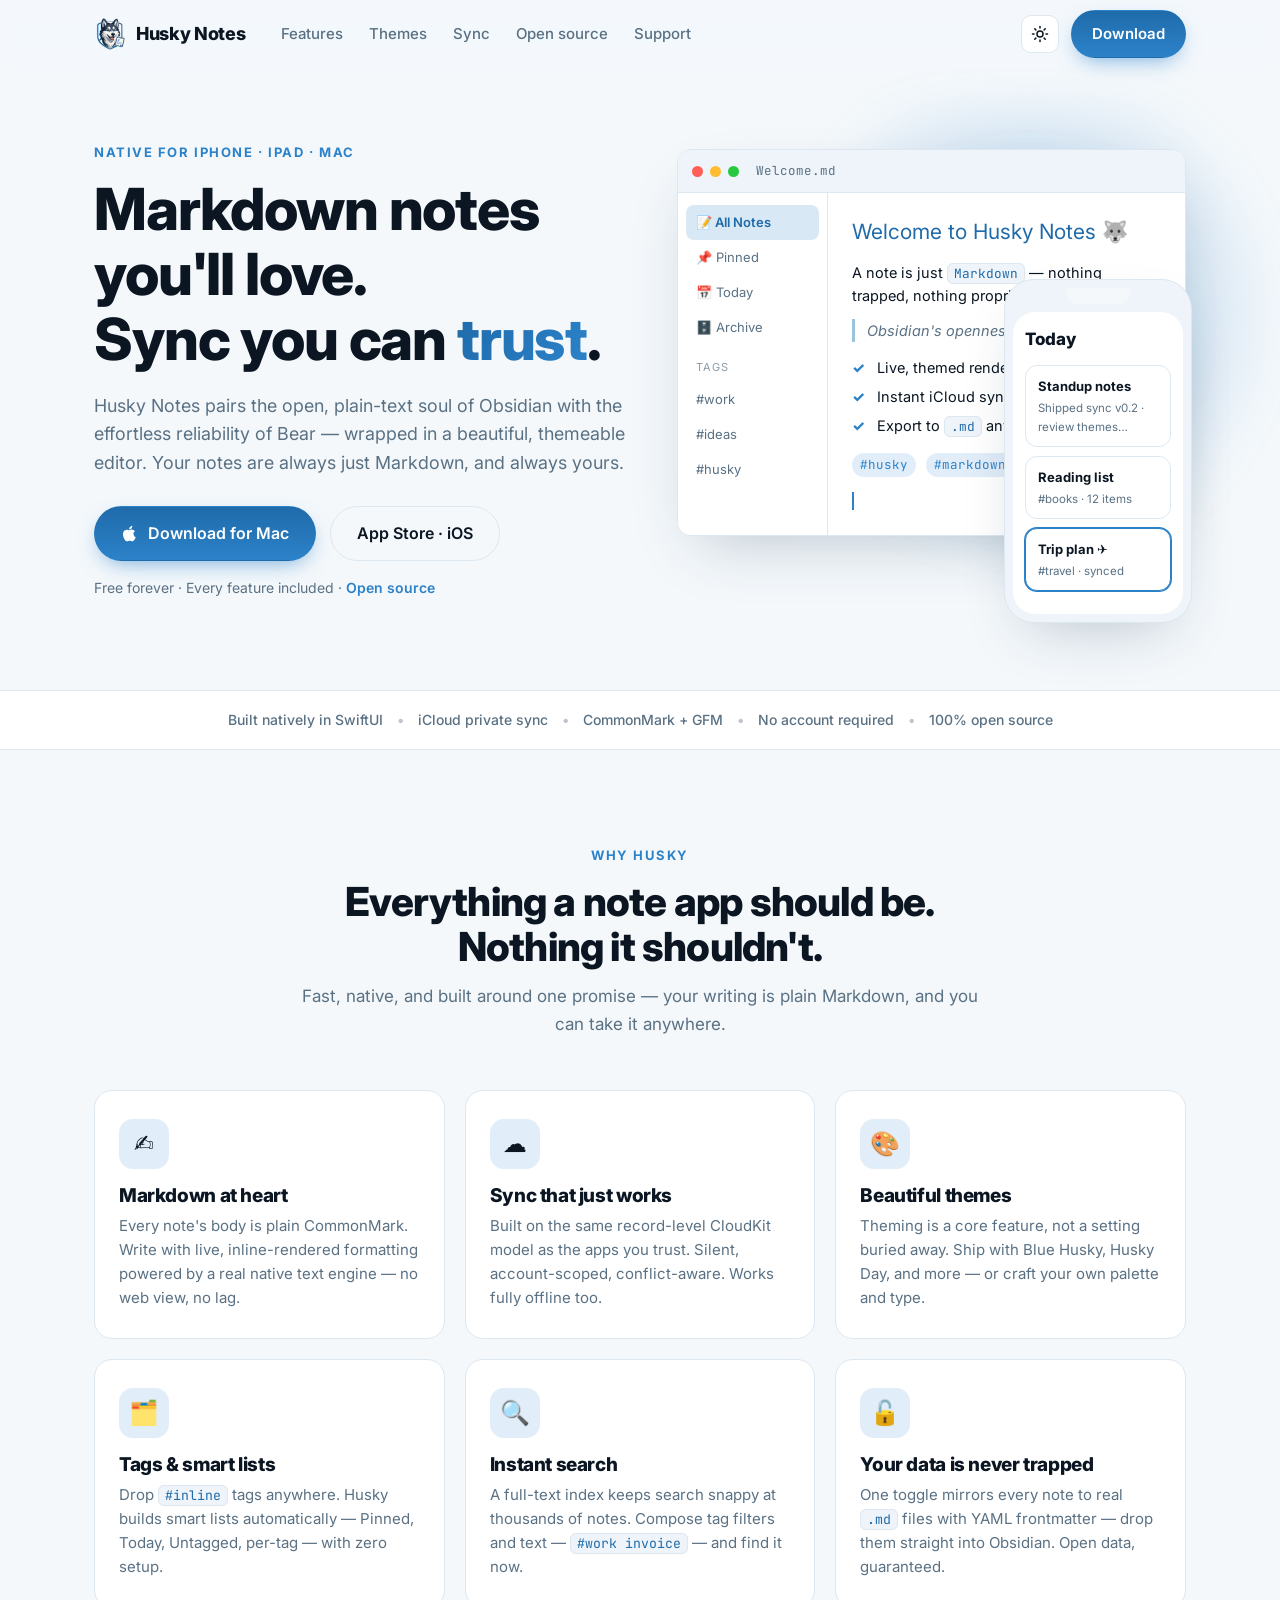
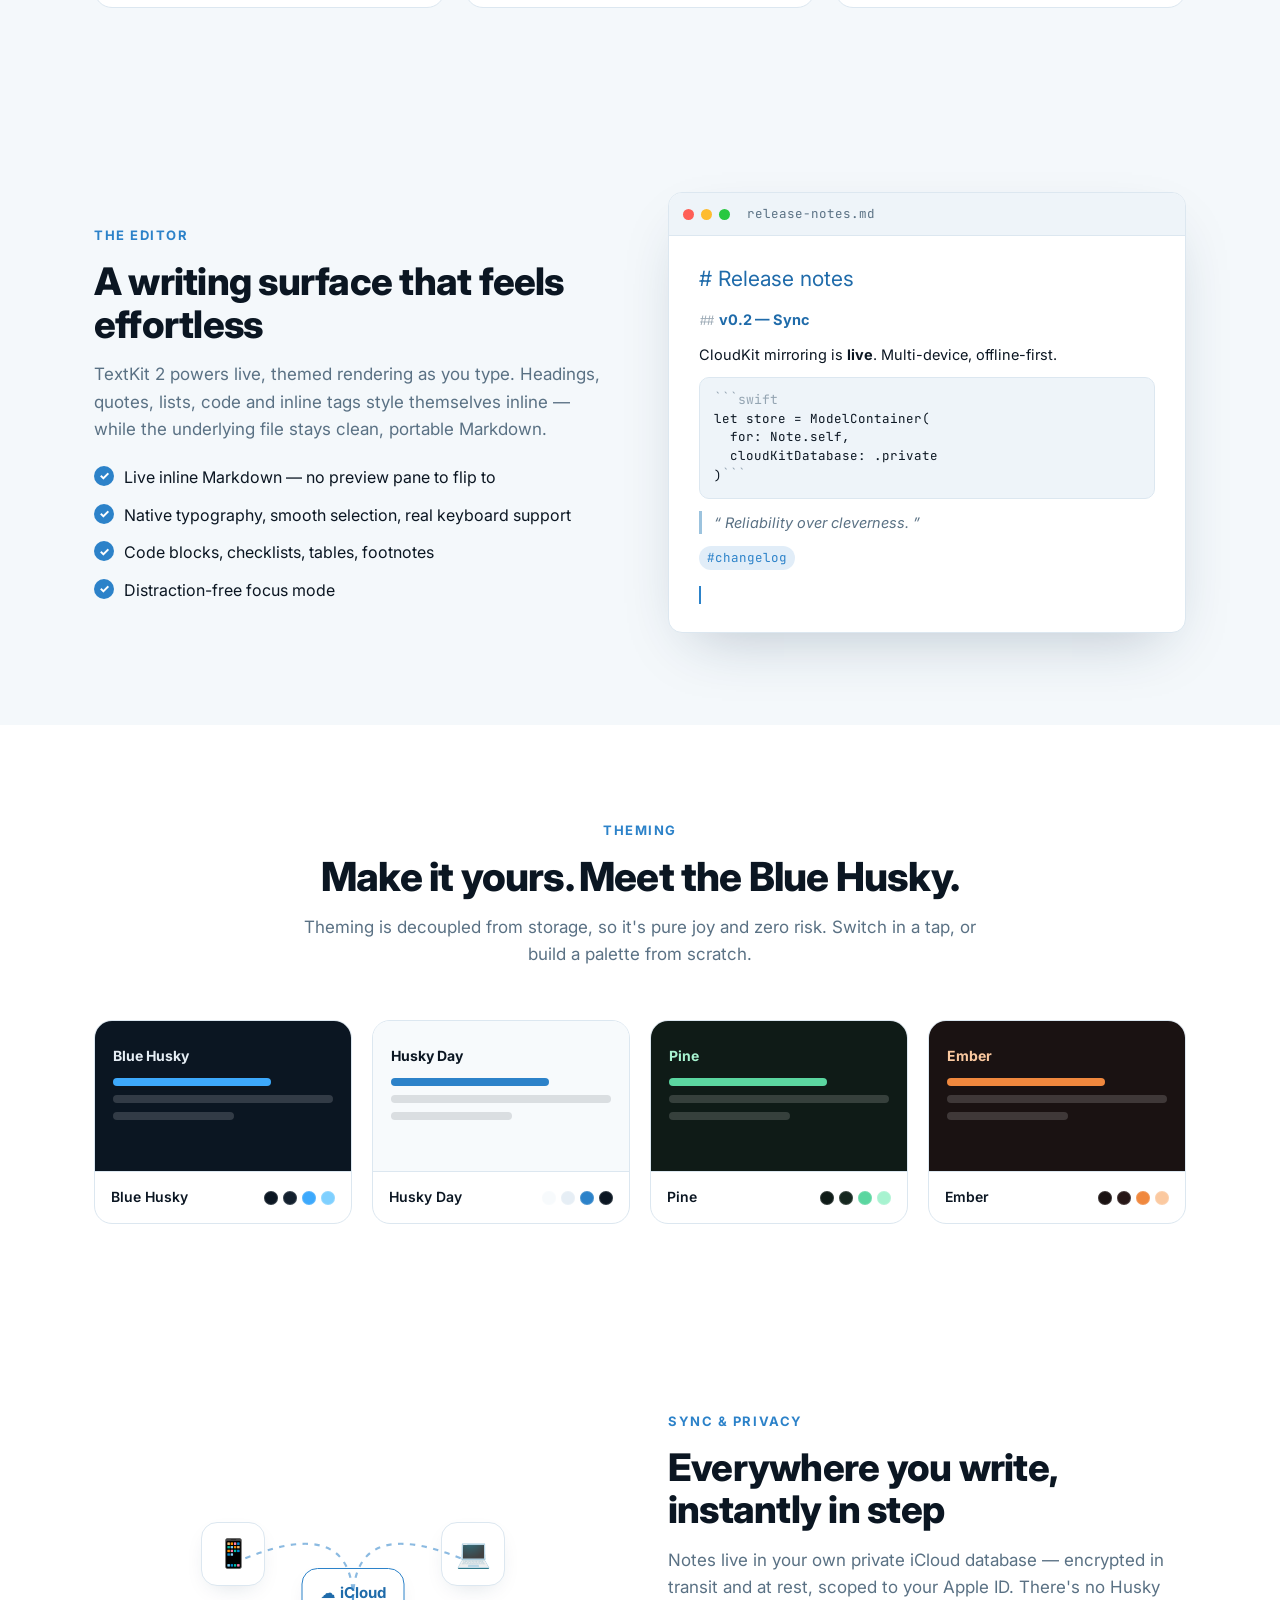
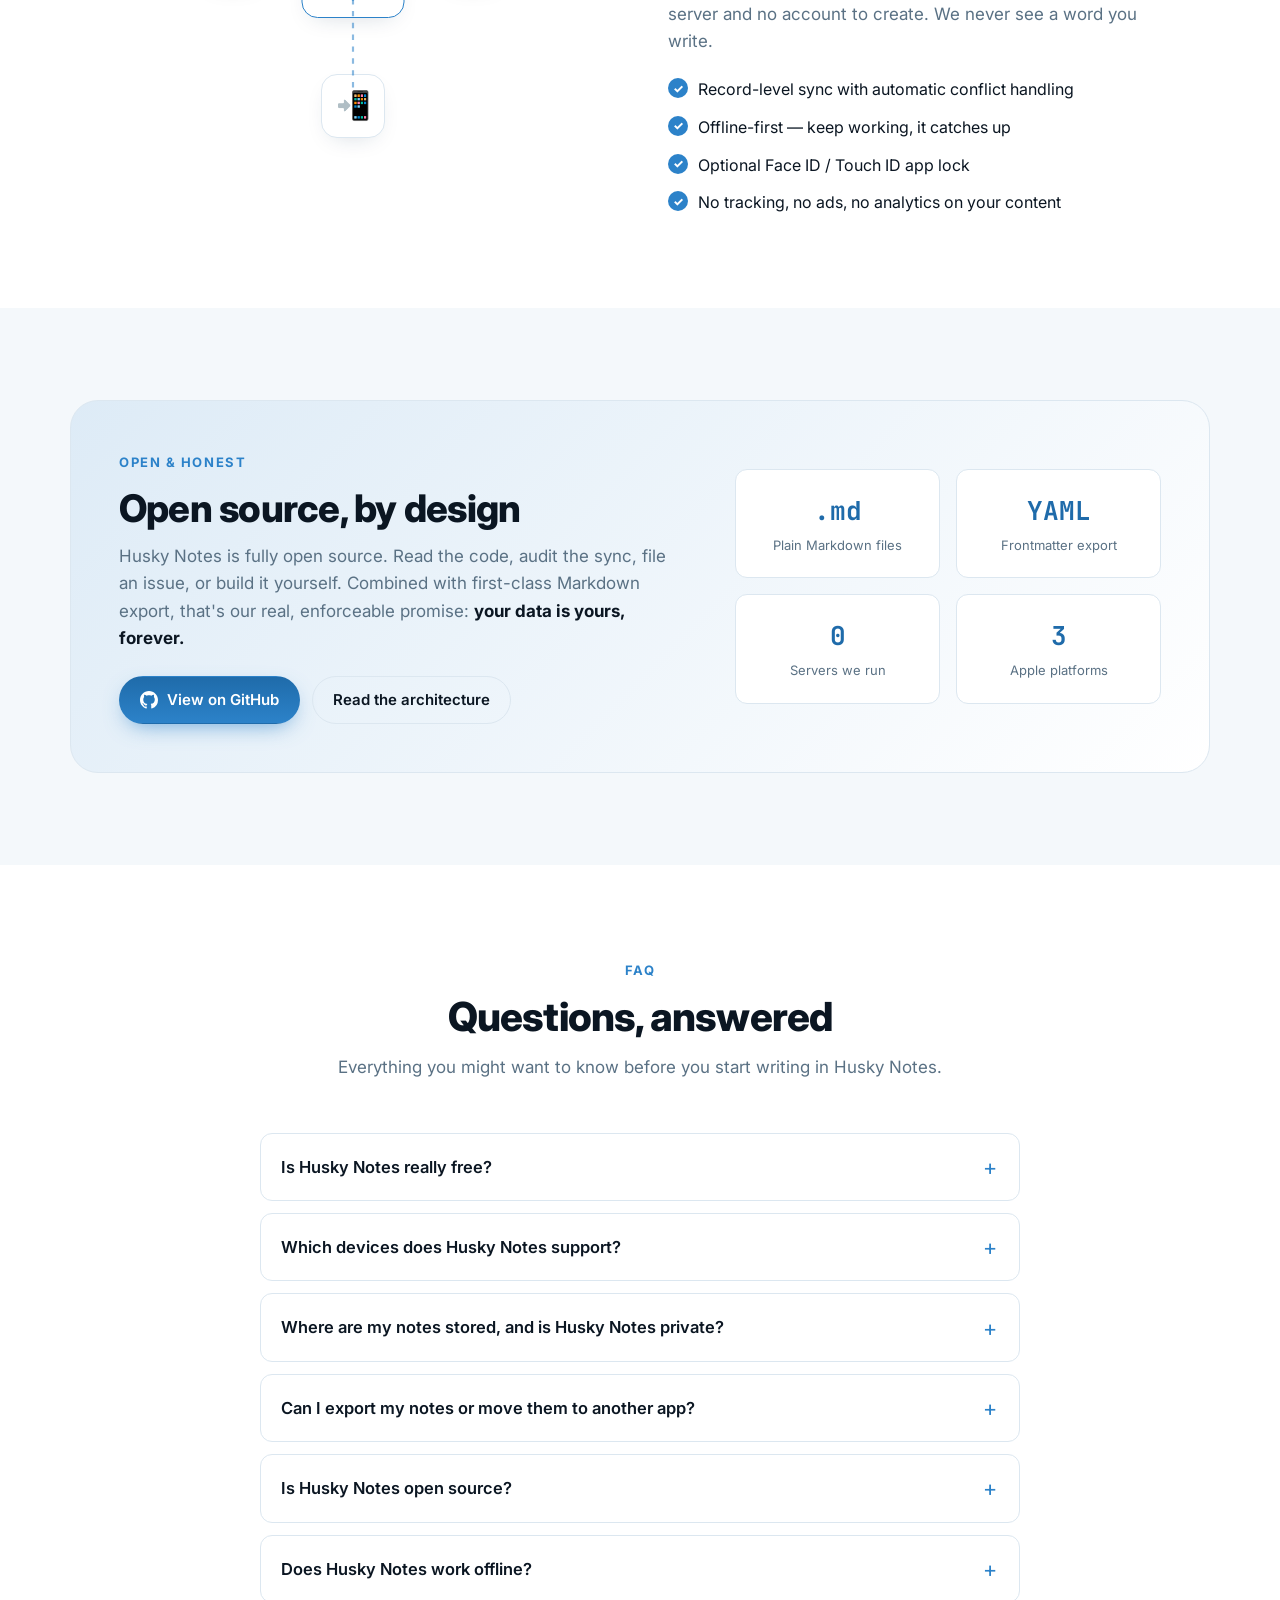
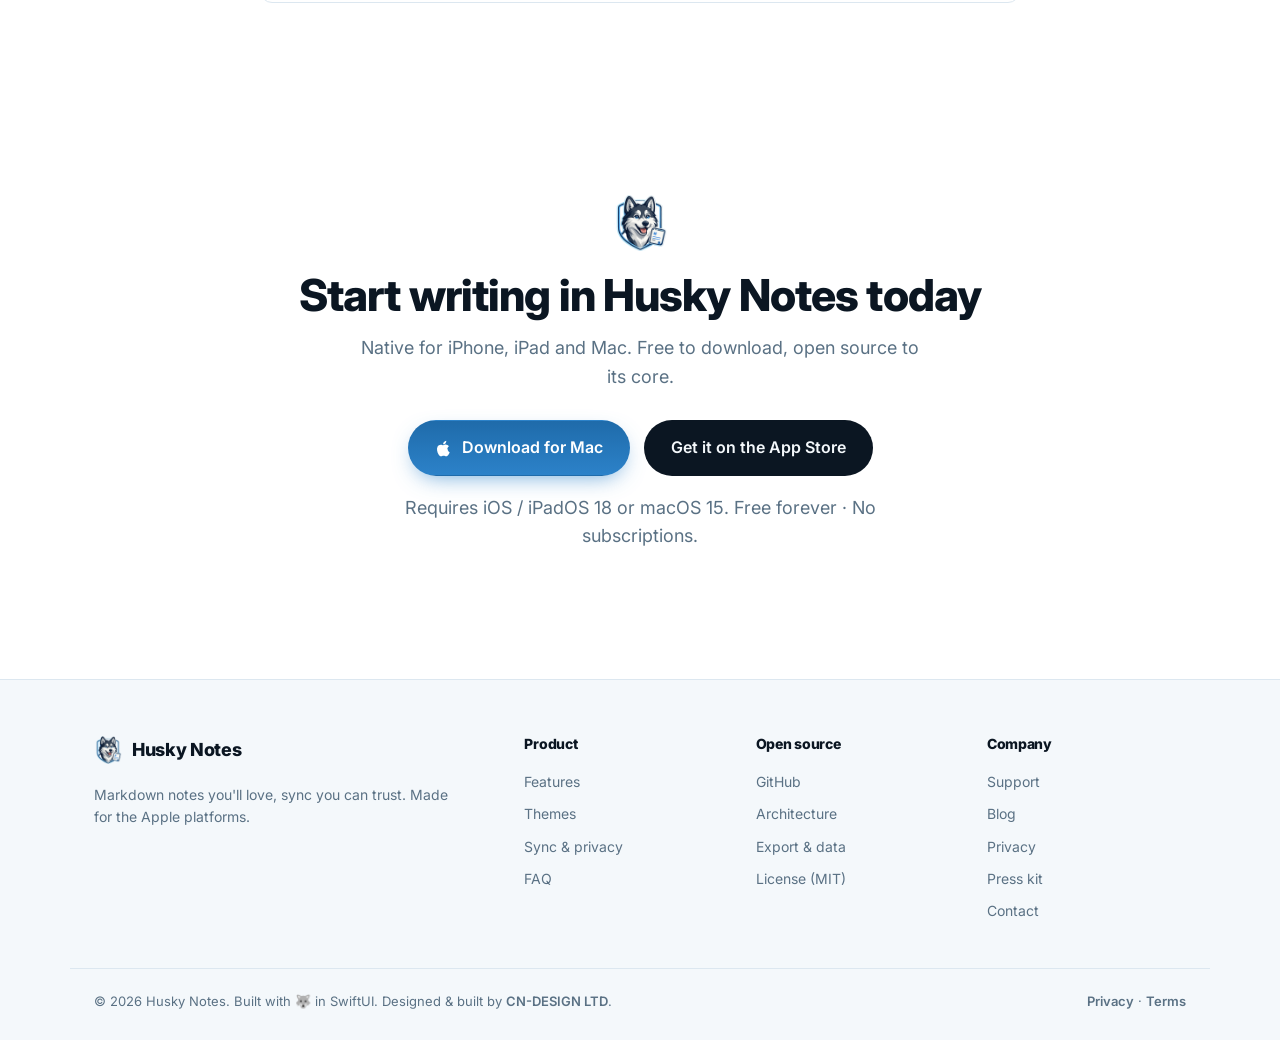
<file: site/index.html>
<!DOCTYPE html>
<html lang="en" data-theme="dark">
<head>
  <meta charset="UTF-8" />
  <meta name="viewport" content="width=device-width, initial-scale=1.0, viewport-fit=cover" />

  <!-- Primary meta -->
  <title>Husky Notes — Markdown Notes App for iPhone, iPad &amp; Mac</title>
  <meta name="description" content="Husky Notes is a free, open-source Markdown note-taking app for iPhone, iPad and Mac. Beautiful native editor, private iCloud sync, themeable design, and .md export — your data stays yours, forever." />
  <link rel="canonical" href="https://huskynotes.com/" />
  <meta name="robots" content="index, follow, max-image-preview:large, max-snippet:-1, max-video-preview:-1" />
  <meta name="author" content="Husky Notes" />
  <meta name="application-name" content="Husky Notes" />
  <meta name="keywords" content="Markdown notes app, note-taking app, iPhone notes, iPad notes, Mac notes, open source notes, iCloud sync, Obsidian alternative, Bear alternative, plain text notes, private notes app" />
  <meta name="color-scheme" content="dark light" />
  <meta name="theme-color" content="#0B1622" media="(prefers-color-scheme: dark)" />
  <meta name="theme-color" content="#F4F8FB" media="(prefers-color-scheme: light)" />

  <!-- Open Graph -->
  <meta property="og:type" content="website" />
  <meta property="og:site_name" content="Husky Notes" />
  <meta property="og:locale" content="en_GB" />
  <meta property="og:url" content="https://huskynotes.com/" />
  <meta property="og:title" content="Husky Notes — Markdown Notes App for iPhone, iPad &amp; Mac" />
  <meta property="og:description" content="A free, open-source note-taking app for Apple platforms. Obsidian's openness, Bear's craft, private iCloud sync, and a signature Blue Husky theme." />
  <meta property="og:image" content="https://huskynotes.com/assets/og-image.png" />
  <meta property="og:image:type" content="image/png" />
  <meta property="og:image:width" content="1200" />
  <meta property="og:image:height" content="630" />
  <meta property="og:image:alt" content="Husky Notes — Markdown notes you'll love, sync you can trust." />

  <!-- Twitter / X cards -->
  <meta name="twitter:card" content="summary_large_image" />
  <meta name="twitter:title" content="Husky Notes — Markdown Notes App for iPhone, iPad &amp; Mac" />
  <meta name="twitter:description" content="A free, open-source note-taking app for Apple platforms. Markdown at heart, private iCloud sync, beautiful themes." />
  <meta name="twitter:image" content="https://huskynotes.com/assets/og-image.png" />
  <meta name="twitter:image:alt" content="Husky Notes — Markdown notes you'll love, sync you can trust." />

  <!-- Icons & PWA -->
  <link rel="icon" type="image/png" sizes="32x32" href="assets/icon-32.png" />
  <link rel="apple-touch-icon" href="assets/apple-touch-icon.png" />
  <link rel="manifest" href="site.webmanifest" />
  <meta name="apple-mobile-web-app-capable" content="yes" />
  <meta name="apple-mobile-web-app-title" content="Husky Notes" />
  <meta name="apple-mobile-web-app-status-bar-style" content="black-translucent" />
  <meta name="format-detection" content="telephone=no" />

  <!-- Performance: prevent theme flash before CSS/JS, run inline & early -->
  <script>
    (function () {
      try {
        var t = localStorage.getItem('husky-theme');
        if (!t) t = (window.matchMedia && window.matchMedia('(prefers-color-scheme: light)').matches) ? 'light' : 'dark';
        document.documentElement.setAttribute('data-theme', t);
      } catch (e) {}
    })();
  </script>

  <!-- Performance: fonts loaded non-render-blocking -->
  <link rel="preconnect" href="https://fonts.googleapis.com" />
  <link rel="preconnect" href="https://fonts.gstatic.com" crossorigin />
  <link rel="preload" as="style" href="https://fonts.googleapis.com/css2?family=Inter:wght@400;500;600;700;800&family=JetBrains+Mono:wght@400;500&display=swap" onload="this.onload=null;this.rel='stylesheet'" />
  <noscript><link rel="stylesheet" href="https://fonts.googleapis.com/css2?family=Inter:wght@400;500;600;700;800&family=JetBrains+Mono:wght@400;500&display=swap" /></noscript>

  <link rel="stylesheet" href="styles.css" />

  <!-- Structured data -->
  <script type="application/ld+json">
  {
    "@context": "https://schema.org",
    "@graph": [
      {
        "@type": "Organization",
        "@id": "https://huskynotes.com/#organization",
        "name": "Husky Notes",
        "url": "https://huskynotes.com/",
        "logo": "https://huskynotes.com/assets/icon-512.png",
        "sameAs": ["https://github.com/ChrisNicholson30/HuskyNotes"]
      },
      {
        "@type": "WebSite",
        "@id": "https://huskynotes.com/#website",
        "url": "https://huskynotes.com/",
        "name": "Husky Notes",
        "description": "Free, open-source Markdown note-taking app for iPhone, iPad and Mac.",
        "publisher": { "@id": "https://huskynotes.com/#organization" },
        "inLanguage": "en-GB"
      },
      {
        "@type": "SoftwareApplication",
        "name": "Husky Notes",
        "operatingSystem": "iOS 18, iPadOS 18, macOS 15",
        "applicationCategory": "ProductivityApplication",
        "url": "https://huskynotes.com/",
        "image": "https://huskynotes.com/assets/og-image.png",
        "description": "A native, open-source note-taking app for iPhone, iPad and Mac. Markdown at heart, private iCloud sync, themeable rendering, and first-class .md export.",
        "isAccessibleForFree": true,
        "license": "https://opensource.org/licenses/MIT",
        "softwareVersion": "0.2",
        "publisher": { "@id": "https://huskynotes.com/#organization" },
        "offers": {
          "@type": "Offer",
          "price": "0",
          "priceCurrency": "GBP",
          "availability": "https://schema.org/InStock"
        },
        "featureList": [
          "Live native Markdown editor (CommonMark + GFM)",
          "Private iCloud sync across iPhone, iPad and Mac",
          "Beautiful, customisable themes",
          "Inline tags and automatic smart lists",
          "Instant full-text search",
          "Two-way .md file mirror with YAML frontmatter"
        ]
      },
      {
        "@type": "FAQPage",
        "@id": "https://huskynotes.com/#faq",
        "mainEntity": [
          {
            "@type": "Question",
            "name": "Is Husky Notes really free?",
            "acceptedAnswer": { "@type": "Answer", "text": "Yes. Husky Notes is free forever with every feature included — no subscriptions, no unlocks, no upsells." }
          },
          {
            "@type": "Question",
            "name": "Which devices does Husky Notes support?",
            "acceptedAnswer": { "@type": "Answer", "text": "Husky Notes is native for iPhone, iPad and Mac. It requires iOS or iPadOS 18, or macOS 15 or later." }
          },
          {
            "@type": "Question",
            "name": "Where are my notes stored and is Husky Notes private?",
            "acceptedAnswer": { "@type": "Answer", "text": "Your notes live in your own private iCloud database, scoped to your Apple ID and encrypted in transit and at rest. There is no Husky server and no account to create — we never see a word you write." }
          },
          {
            "@type": "Question",
            "name": "Can I export my notes or move them to another app?",
            "acceptedAnswer": { "@type": "Answer", "text": "Yes. Every note is plain Markdown. One toggle continuously mirrors your notes to real .md files with YAML frontmatter, so you can drop them straight into Obsidian or any editor. Your data is never trapped." }
          },
          {
            "@type": "Question",
            "name": "Is Husky Notes open source?",
            "acceptedAnswer": { "@type": "Answer", "text": "Yes. Husky Notes is fully open source under the MIT license. You can read the code, audit the sync, file issues, or build it yourself on GitHub." }
          },
          {
            "@type": "Question",
            "name": "Does Husky Notes work offline?",
            "acceptedAnswer": { "@type": "Answer", "text": "Yes. Husky Notes is offline-first — keep writing with no connection and it syncs automatically through iCloud when you're back online." }
          }
        ]
      }
    ]
  }
  </script>
</head>
<body>
  <a class="skip-link" href="#main">Skip to content</a>

  <!-- ===================== NAV ===================== -->
  <header class="nav" id="nav">
    <div class="nav__inner container">
      <a class="brand" href="#top" aria-label="Husky Notes home">
        <span class="brand__mark" aria-hidden="true">
          <!-- husky head logo -->
          <img src="assets/husky-logo.png" width="32" height="32" alt="" decoding="async" />
        </span>
        <span class="brand__name">Husky&nbsp;Notes</span>
      </a>

      <nav class="nav__links" aria-label="Primary">
        <a href="#features">Features</a>
        <a href="#themes">Themes</a>
        <a href="#sync">Sync</a>
        <a href="#open">Open source</a>
        <a href="/support">Support</a>
      </nav>

      <div class="nav__actions">
        <button class="theme-toggle" id="themeToggle" type="button" aria-label="Toggle light and dark mode" title="Toggle theme">
          <svg class="icon icon--moon" viewBox="0 0 24 24" width="18" height="18" aria-hidden="true"><path d="M21 12.8A9 9 0 1 1 11.2 3a7 7 0 0 0 9.8 9.8Z"/></svg>
          <svg class="icon icon--sun" viewBox="0 0 24 24" width="18" height="18" aria-hidden="true"><circle cx="12" cy="12" r="4"/><path d="M12 2v2M12 20v2M2 12h2M20 12h2M5 5l1.5 1.5M17.5 17.5 19 19M19 5l-1.5 1.5M6.5 17.5 5 19"/></svg>
        </button>
        <a class="btn btn--primary nav__cta" href="#download">Download</a>
        <button class="nav__burger" id="navBurger" type="button" aria-label="Open menu" aria-expanded="false"><span></span><span></span><span></span></button>
      </div>
    </div>
  </header>

  <main id="main">
    <span id="top"></span>

    <!-- ===================== HERO ===================== -->
    <section class="hero">
      <div class="container hero__inner">
        <div class="hero__copy">
          <span class="eyebrow">Native for iPhone · iPad · Mac</span>
          <h1 class="hero__title">Markdown notes you'll&nbsp;love.<br />Sync you can&nbsp;<span class="grad">trust</span>.</h1>
          <p class="hero__sub">
            Husky Notes pairs the open, plain-text soul of Obsidian with the effortless
            reliability of Bear — wrapped in a beautiful, themeable editor. Your notes are
            always just Markdown, and always yours.
          </p>
          <div class="hero__cta">
            <a class="btn btn--primary btn--lg" href="#download">
              <svg viewBox="0 0 24 24" width="18" height="18" aria-hidden="true" fill="currentColor"><path d="M16.4 13.5c0-2.6 2.1-3.9 2.2-4-1.2-1.8-3.1-2-3.7-2-1.6-.2-3.1.9-3.9.9s-2-.9-3.3-.9C6 7.5 4.4 8.5 3.5 10c-1.8 3.2-.5 7.9 1.3 10.5.9 1.3 1.9 2.7 3.3 2.6 1.3-.1 1.8-.8 3.4-.8s2 .8 3.4.8 2.3-1.3 3.2-2.6c1-1.5 1.4-2.9 1.4-3-.1 0-2.8-1.1-2.8-4.5ZM14 5.6c.7-.9 1.2-2.1 1-3.3-1 .1-2.3.7-3 1.6-.7.8-1.3 2-1.1 3.2 1.1.1 2.3-.6 3.1-1.5Z"/></svg>
              Download for Mac
            </a>
            <a class="btn btn--ghost btn--lg" href="https://apps.apple.com/us/app/husky-notes/id6777520137">App&nbsp;Store · iOS</a>
          </div>
          <p class="hero__note">Free forever · Every feature included · <a href="#open">Open source</a></p>
        </div>

        <div class="hero__art" aria-hidden="true">
          <!-- App window mockup -->
          <div class="device device--mac float">
            <div class="device__bar">
              <span class="dot dot--r"></span><span class="dot dot--y"></span><span class="dot dot--g"></span>
              <span class="device__title">Welcome.md</span>
            </div>
            <div class="device__body">
              <aside class="app-sidebar">
                <div class="app-sidebar__item app-sidebar__item--active">📝 All Notes</div>
                <div class="app-sidebar__item">📌 Pinned</div>
                <div class="app-sidebar__item">📅 Today</div>
                <div class="app-sidebar__item">🗄️ Archive</div>
                <div class="app-sidebar__sep">Tags</div>
                <div class="app-sidebar__item">#work</div>
                <div class="app-sidebar__item">#ideas</div>
                <div class="app-sidebar__item">#husky</div>
              </aside>
              <div class="app-editor">
                <p class="md-h1">Welcome to Husky Notes 🐺</p>
                <p class="md-p">A note is just <span class="md-code">Markdown</span> — nothing trapped, nothing proprietary.</p>
                <p class="md-p md-quote">Obsidian's openness · Bear's reliability.</p>
                <ul class="md-list">
                  <li><span class="md-check">✓</span> Live, themed rendering</li>
                  <li><span class="md-check">✓</span> Instant iCloud sync</li>
                  <li><span class="md-check">✓</span> Export to <span class="md-code">.md</span> any time</li>
                </ul>
                <p class="md-p"><span class="md-tag">#husky</span> <span class="md-tag">#markdown</span></p>
                <span class="caret"></span>
              </div>
            </div>
          </div>
          <div class="device device--phone float-slow">
            <div class="device__notch"></div>
            <div class="phone-body">
              <div class="phone-h">Today</div>
              <div class="phone-card"><strong>Standup notes</strong><span>Shipped sync v0.2 · review themes…</span></div>
              <div class="phone-card"><strong>Reading list</strong><span>#books · 12 items</span></div>
              <div class="phone-card phone-card--accent"><strong>Trip plan ✈️</strong><span>#travel · synced</span></div>
            </div>
          </div>
          <div class="glow"></div>
        </div>
      </div>
    </section>

    <!-- ===================== TRUST STRIP ===================== -->
    <section class="strip">
      <div class="container strip__inner">
        <span>Built natively in SwiftUI</span>
        <span class="dot-sep">•</span>
        <span>iCloud private sync</span>
        <span class="dot-sep">•</span>
        <span>CommonMark + GFM</span>
        <span class="dot-sep">•</span>
        <span>No account required</span>
        <span class="dot-sep">•</span>
        <span>100% open source</span>
      </div>
    </section>

    <!-- ===================== FEATURES ===================== -->
    <section class="section" id="features">
      <div class="container">
        <div class="section__head">
          <span class="eyebrow">Why Husky</span>
          <h2>Everything a note app should be. Nothing it shouldn't.</h2>
          <p>Fast, native, and built around one promise — your writing is plain Markdown, and you can take it anywhere.</p>
        </div>

        <div class="cards">
          <article class="card">
            <div class="card__icon">✍️</div>
            <h3>Markdown at heart</h3>
            <p>Every note's body is plain CommonMark. Write with live, inline-rendered formatting powered by a real native text engine — no web view, no lag.</p>
          </article>
          <article class="card">
            <div class="card__icon">☁️</div>
            <h3>Sync that just works</h3>
            <p>Built on the same record-level CloudKit model as the apps you trust. Silent, account-scoped, conflict-aware. Works fully offline too.</p>
          </article>
          <article class="card">
            <div class="card__icon">🎨</div>
            <h3>Beautiful themes</h3>
            <p>Theming is a core feature, not a setting buried away. Ship with Blue Husky, Husky Day, and more — or craft your own palette and type.</p>
          </article>
          <article class="card">
            <div class="card__icon">🗂️</div>
            <h3>Tags &amp; smart lists</h3>
            <p>Drop <span class="md-code">#inline</span> tags anywhere. Husky builds smart lists automatically — Pinned, Today, Untagged, per-tag — with zero setup.</p>
          </article>
          <article class="card">
            <div class="card__icon">🔍</div>
            <h3>Instant search</h3>
            <p>A full-text index keeps search snappy at thousands of notes. Compose tag filters and text — <span class="md-code">#work invoice</span> — and find it now.</p>
          </article>
          <article class="card">
            <div class="card__icon">🔓</div>
            <h3>Your data is never trapped</h3>
            <p>One toggle mirrors every note to real <span class="md-code">.md</span> files with YAML frontmatter — drop them straight into Obsidian. Open data, guaranteed.</p>
          </article>
        </div>
      </div>
    </section>

    <!-- ===================== FEATURE SPLIT: EDITOR ===================== -->
    <section class="split" id="editor">
      <div class="container split__inner">
        <div class="split__copy">
          <span class="eyebrow">The editor</span>
          <h2>A writing surface that feels effortless</h2>
          <p>TextKit 2 powers live, themed rendering as you type. Headings, quotes, lists, code and inline tags style themselves inline — while the underlying file stays clean, portable Markdown.</p>
          <ul class="ticks">
            <li>Live inline Markdown — no preview pane to flip to</li>
            <li>Native typography, smooth selection, real keyboard support</li>
            <li>Code blocks, checklists, tables, footnotes</li>
            <li>Distraction-free focus mode</li>
          </ul>
        </div>
        <div class="split__art" aria-hidden="true">
          <div class="device device--mac">
            <div class="device__bar"><span class="dot dot--r"></span><span class="dot dot--y"></span><span class="dot dot--g"></span><span class="device__title">release-notes.md</span></div>
            <div class="device__body device__body--full">
              <div class="app-editor app-editor--wide">
                <p class="md-h1"># Release notes</p>
                <p class="md-p"><span class="md-syntax">##</span> <span class="md-h2">v0.2 — Sync</span></p>
                <p class="md-p">CloudKit mirroring is <span class="md-bold">live</span>. Multi-device, offline-first.</p>
                <pre class="md-pre"><span class="md-syntax">```swift</span>
let store = ModelContainer(
  for: Note.self,
  cloudKitDatabase: .private
)<span class="md-syntax">```</span></pre>
                <p class="md-p md-quote">“ Reliability over cleverness. ”</p>
                <p class="md-p"><span class="md-tag">#changelog</span></p>
                <span class="caret"></span>
              </div>
            </div>
          </div>
        </div>
      </div>
    </section>

    <!-- ===================== THEMES ===================== -->
    <section class="section section--alt" id="themes">
      <div class="container">
        <div class="section__head">
          <span class="eyebrow">Theming</span>
          <h2>Make it yours. Meet the Blue Husky.</h2>
          <p>Theming is decoupled from storage, so it's pure joy and zero risk. Switch in a tap, or build a palette from scratch.</p>
        </div>

        <div class="themes">
          <article class="theme-card theme-card--husky">
            <div class="theme-card__preview">
              <span class="tp-row"><b>Blue Husky</b></span>
              <span class="tp-line tp-line--accent"></span>
              <span class="tp-line"></span>
              <span class="tp-line tp-line--short"></span>
            </div>
            <div class="theme-card__meta">
              <span class="theme-card__name">Blue Husky</span>
              <span class="swatches"><i style="background:#0B1622"></i><i style="background:#13202E"></i><i style="background:#3DA9FC"></i><i style="background:#7FD0FF"></i></span>
            </div>
          </article>

          <article class="theme-card theme-card--day">
            <div class="theme-card__preview">
              <span class="tp-row"><b>Husky Day</b></span>
              <span class="tp-line tp-line--accent"></span>
              <span class="tp-line"></span>
              <span class="tp-line tp-line--short"></span>
            </div>
            <div class="theme-card__meta">
              <span class="theme-card__name">Husky Day</span>
              <span class="swatches"><i style="background:#F7FAFC"></i><i style="background:#E6EEF5"></i><i style="background:#2C82C9"></i><i style="background:#0B1622"></i></span>
            </div>
          </article>

          <article class="theme-card theme-card--forest">
            <div class="theme-card__preview">
              <span class="tp-row"><b>Pine</b></span>
              <span class="tp-line tp-line--accent"></span>
              <span class="tp-line"></span>
              <span class="tp-line tp-line--short"></span>
            </div>
            <div class="theme-card__meta">
              <span class="theme-card__name">Pine</span>
              <span class="swatches"><i style="background:#0F1B17"></i><i style="background:#16271F"></i><i style="background:#5BD6A0"></i><i style="background:#A7F3D0"></i></span>
            </div>
          </article>

          <article class="theme-card theme-card--ember">
            <div class="theme-card__preview">
              <span class="tp-row"><b>Ember</b></span>
              <span class="tp-line tp-line--accent"></span>
              <span class="tp-line"></span>
              <span class="tp-line tp-line--short"></span>
            </div>
            <div class="theme-card__meta">
              <span class="theme-card__name">Ember</span>
              <span class="swatches"><i style="background:#1A1212"></i><i style="background:#271717"></i><i style="background:#F0883E"></i><i style="background:#FBC9A0"></i></span>
            </div>
          </article>
        </div>
      </div>
    </section>

    <!-- ===================== SYNC SPLIT ===================== -->
    <section class="split split--reverse" id="sync">
      <div class="container split__inner">
        <div class="split__copy">
          <span class="eyebrow">Sync &amp; privacy</span>
          <h2>Everywhere you write, instantly in step</h2>
          <p>Notes live in your own private iCloud database — encrypted in transit and at rest, scoped to your Apple ID. There's no Husky server and no account to create. We never see a word you write.</p>
          <ul class="ticks">
            <li>Record-level sync with automatic conflict handling</li>
            <li>Offline-first — keep working, it catches up</li>
            <li>Optional Face ID / Touch ID app lock</li>
            <li>No tracking, no ads, no analytics on your content</li>
          </ul>
        </div>
        <div class="split__art">
          <div class="sync-graphic">
            <div class="sync-node sync-node--phone">📱</div>
            <div class="sync-node sync-node--pad">📲</div>
            <div class="sync-node sync-node--mac">💻</div>
            <div class="sync-cloud">☁️ iCloud</div>
            <svg class="sync-lines" viewBox="0 0 320 260" aria-hidden="true">
              <path d="M60 80 Q160 40 160 120" />
              <path d="M260 80 Q160 40 160 120" />
              <path d="M160 200 Q160 160 160 120" />
            </svg>
          </div>
        </div>
      </div>
    </section>

    <!-- ===================== OPEN SOURCE ===================== -->
    <section class="open" id="open">
      <div class="container open__inner">
        <div class="open__copy">
          <span class="eyebrow">Open &amp; honest</span>
          <h2>Open source, by design</h2>
          <p>
            Husky Notes is fully open source. Read the code, audit the sync, file an issue,
            or build it yourself. Combined with first-class Markdown export, that's our
            real, enforceable promise: <strong>your data is yours, forever.</strong>
          </p>
          <div class="open__cta">
            <a class="btn btn--primary" href="https://github.com/ChrisNicholson30/HuskyNotes" target="_blank" rel="noopener">
              <svg viewBox="0 0 16 16" width="18" height="18" fill="currentColor" aria-hidden="true"><path d="M8 0C3.58 0 0 3.58 0 8c0 3.54 2.29 6.53 5.47 7.59.4.07.55-.17.55-.38 0-.19-.01-.82-.01-1.49-2.01.37-2.53-.49-2.69-.94-.09-.23-.48-.94-.82-1.13-.28-.15-.68-.52-.01-.53.63-.01 1.08.58 1.23.82.72 1.21 1.87.87 2.33.66.07-.52.28-.87.51-1.07-1.78-.2-3.64-.89-3.64-3.95 0-.87.31-1.59.82-2.15-.08-.2-.36-1.02.08-2.12 0 0 .67-.21 2.2.82.64-.18 1.32-.27 2-.27.68 0 1.36.09 2 .27 1.53-1.04 2.2-.82 2.2-.82.44 1.1.16 1.92.08 2.12.51.56.82 1.27.82 2.15 0 3.07-1.87 3.75-3.65 3.95.29.25.54.73.54 1.48 0 1.07-.01 1.93-.01 2.2 0 .21.15.46.55.38A8.01 8.01 0 0 0 16 8c0-4.42-3.58-8-8-8Z"/></svg>
              View on GitHub
            </a>
            <a class="btn btn--ghost" href="#download">Read the architecture</a>
          </div>
        </div>
        <div class="open__stats">
          <div class="stat"><b>.md</b><span>Plain Markdown files</span></div>
          <div class="stat"><b>YAML</b><span>Frontmatter export</span></div>
          <div class="stat"><b>0</b><span>Servers we run</span></div>
          <div class="stat"><b>3</b><span>Apple platforms</span></div>
        </div>
      </div>
    </section>

    <!-- ===================== FAQ ===================== -->
    <section class="section section--alt" id="faq">
      <div class="container">
        <div class="section__head">
          <span class="eyebrow">FAQ</span>
          <h2>Questions, answered</h2>
          <p>Everything you might want to know before you start writing in Husky Notes.</p>
        </div>

        <div class="faq">
          <details class="faq__item">
            <summary>Is Husky Notes really free?</summary>
            <p>Yes. Husky Notes is free forever with every feature included — no subscriptions, no unlocks, no upsells. The complete app is free for everyone.</p>
          </details>
          <details class="faq__item">
            <summary>Which devices does Husky Notes support?</summary>
            <p>Husky Notes is native for iPhone, iPad and Mac. It requires iOS or iPadOS&nbsp;18, or macOS&nbsp;15 or later.</p>
          </details>
          <details class="faq__item">
            <summary>Where are my notes stored, and is Husky Notes private?</summary>
            <p>Your notes live in your own private iCloud database, scoped to your Apple ID and encrypted in transit and at rest. There's no Husky server and no account to create — we never see a word you write.</p>
          </details>
          <details class="faq__item">
            <summary>Can I export my notes or move them to another app?</summary>
            <p>Yes. Every note is plain Markdown. One toggle continuously mirrors your notes to real <span class="md-code">.md</span> files with YAML frontmatter, so you can drop them straight into Obsidian or any editor. Your data is never trapped.</p>
          </details>
          <details class="faq__item">
            <summary>Is Husky Notes open source?</summary>
            <p>Yes. Husky Notes is fully open source under the MIT license. You can read the code, audit the sync, file issues, or build it yourself on <a href="https://github.com/ChrisNicholson30/HuskyNotes" target="_blank" rel="noopener">GitHub</a>.</p>
          </details>
          <details class="faq__item">
            <summary>Does Husky Notes work offline?</summary>
            <p>Yes. Husky Notes is offline-first — keep writing with no connection and it syncs automatically through iCloud when you're back online.</p>
          </details>
        </div>
      </div>
    </section>

    <!-- ===================== DOWNLOAD CTA ===================== -->
    <section class="cta" id="download">
      <div class="container cta__inner">
        <span class="brand__mark brand__mark--lg" aria-hidden="true">
          <img src="assets/husky-logo.png" width="56" height="56" alt="" decoding="async" />
        </span>
        <h2>Start writing in Husky Notes today</h2>
        <p>Native for iPhone, iPad and Mac. Free to download, open source to its core.</p>
        <div class="cta__buttons">
          <a class="btn btn--primary btn--lg" href="#">
            <svg viewBox="0 0 24 24" width="18" height="18" fill="currentColor" aria-hidden="true"><path d="M16.4 13.5c0-2.6 2.1-3.9 2.2-4-1.2-1.8-3.1-2-3.7-2-1.6-.2-3.1.9-3.9.9s-2-.9-3.3-.9C6 7.5 4.4 8.5 3.5 10c-1.8 3.2-.5 7.9 1.3 10.5.9 1.3 1.9 2.7 3.3 2.6 1.3-.1 1.8-.8 3.4-.8s2 .8 3.4.8 2.3-1.3 3.2-2.6c1-1.5 1.4-2.9 1.4-3-.1 0-2.8-1.1-2.8-4.5ZM14 5.6c.7-.9 1.2-2.1 1-3.3-1 .1-2.3.7-3 1.6-.7.8-1.3 2-1.1 3.2 1.1.1 2.3-.6 3.1-1.5Z"/></svg>
            Download for Mac
          </a>
          <a class="btn btn--light btn--lg" href="https://apps.apple.com/us/app/husky-notes/id6777520137">Get it on the App Store</a>
        </div>
        <p class="cta__note">Requires iOS / iPadOS 18 or macOS 15. Free forever · No subscriptions.</p>
      </div>
    </section>
  </main>

  <!-- ===================== FOOTER ===================== -->
  <footer class="footer">
    <div class="container footer__inner">
      <div class="footer__brand">
        <a class="brand" href="#top">
          <span class="brand__mark" aria-hidden="true"><img src="assets/husky-logo.png" width="28" height="28" alt="" decoding="async" /></span>
          <span class="brand__name">Husky Notes</span>
        </a>
        <p>Markdown notes you'll love, sync you can trust. Made for the Apple platforms.</p>
      </div>
      <nav class="footer__col" aria-label="Product">
        <h4>Product</h4>
        <a href="#features">Features</a>
        <a href="#themes">Themes</a>
        <a href="#sync">Sync &amp; privacy</a>
        <a href="#faq">FAQ</a>
      </nav>
      <nav class="footer__col" aria-label="Open source">
        <h4>Open source</h4>
        <a href="https://github.com/ChrisNicholson30/HuskyNotes" target="_blank" rel="noopener">GitHub</a>
        <a href="#open">Architecture</a>
        <a href="#open">Export &amp; data</a>
        <a href="#open">License (MIT)</a>
      </nav>
      <nav class="footer__col" aria-label="Company">
        <h4>Company</h4>
        <a href="/support">Support</a>
        <a href="#">Blog</a>
        <a href="/privacypolicy">Privacy</a>
        <a href="#">Press kit</a>
        <a href="mailto:contact@huskynotes.com">Contact</a>
      </nav>
    </div>
    <div class="container footer__bottom">
      <span>© <span id="year">2026</span> Husky Notes. Built with 🐺 in SwiftUI. Designed &amp; built by <a href="https://cn-design.co.uk" target="_blank" rel="noopener">CN-DESIGN LTD</a>.</span>
      <span class="footer__legal"><a href="/privacypolicy">Privacy</a> · <a href="#">Terms</a></span>
    </div>
  </footer>

  <script src="script.js" defer></script>
</body>
</html>
</file>
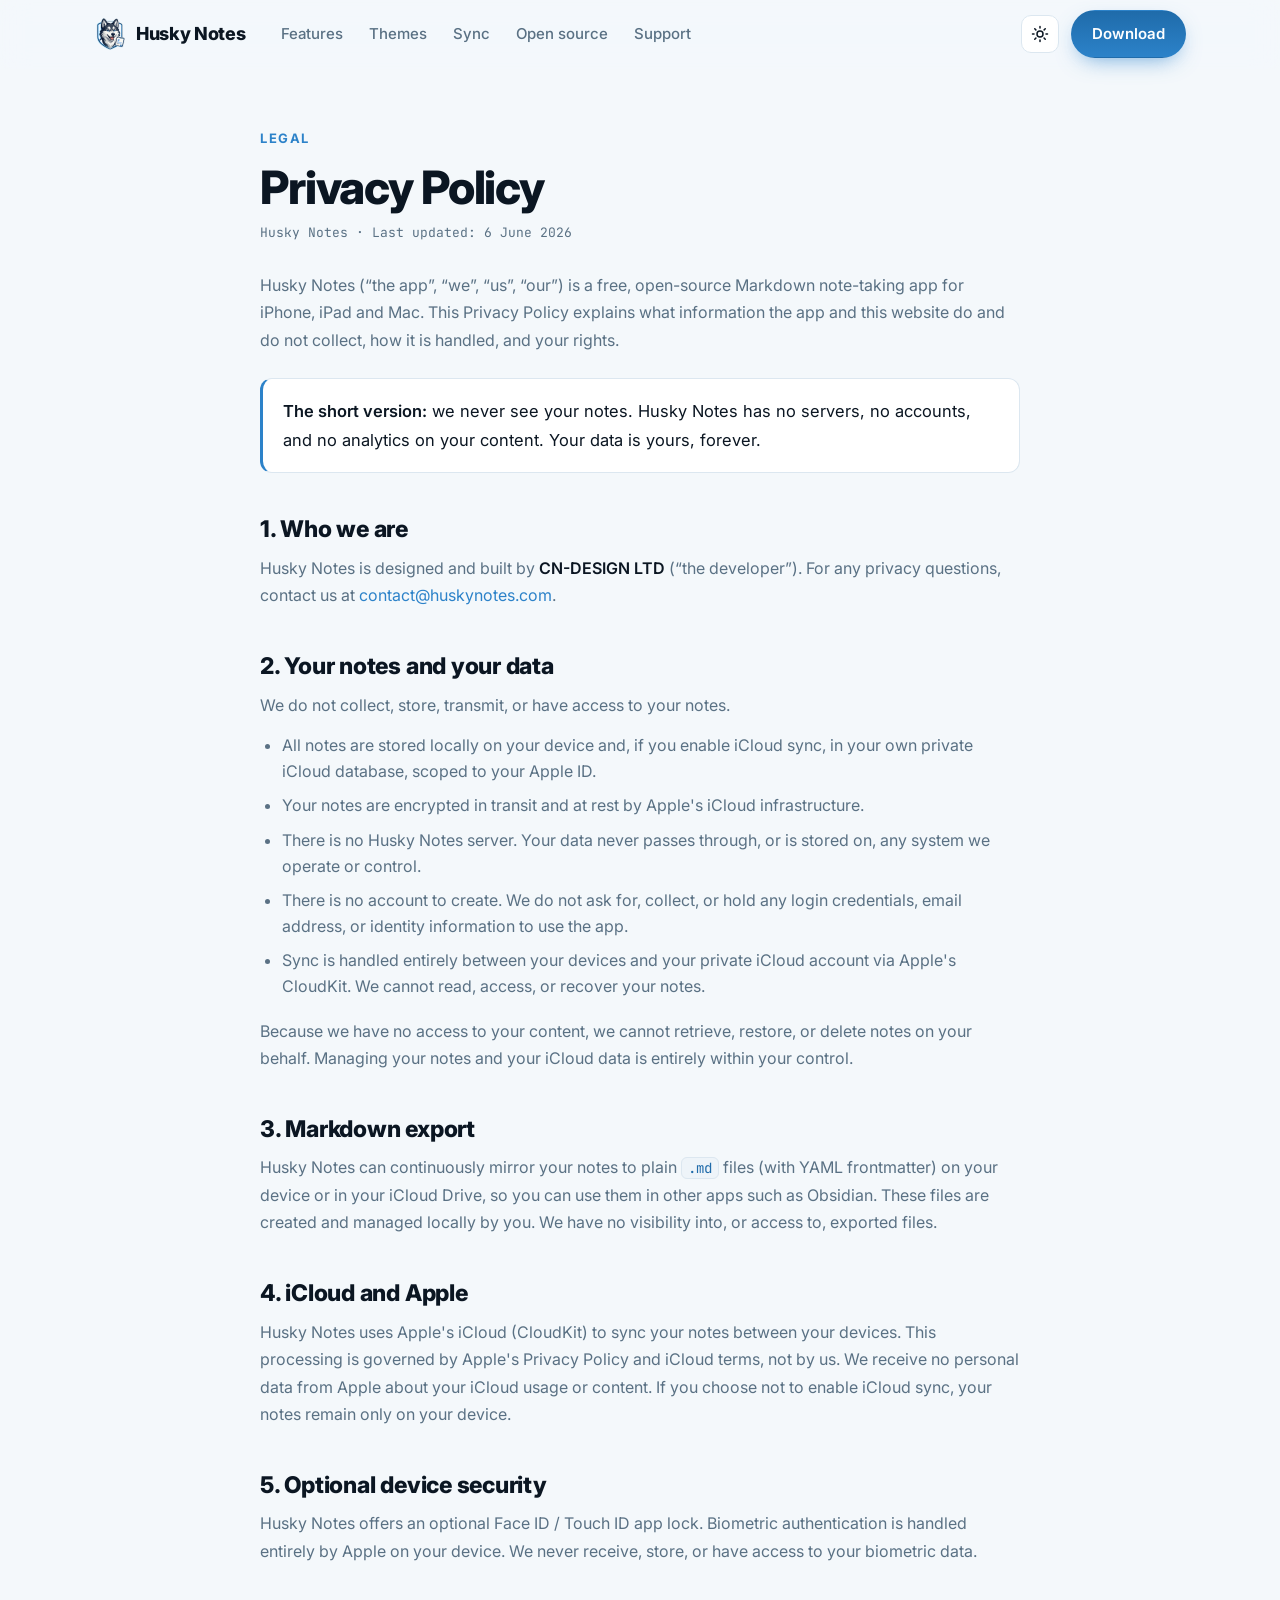
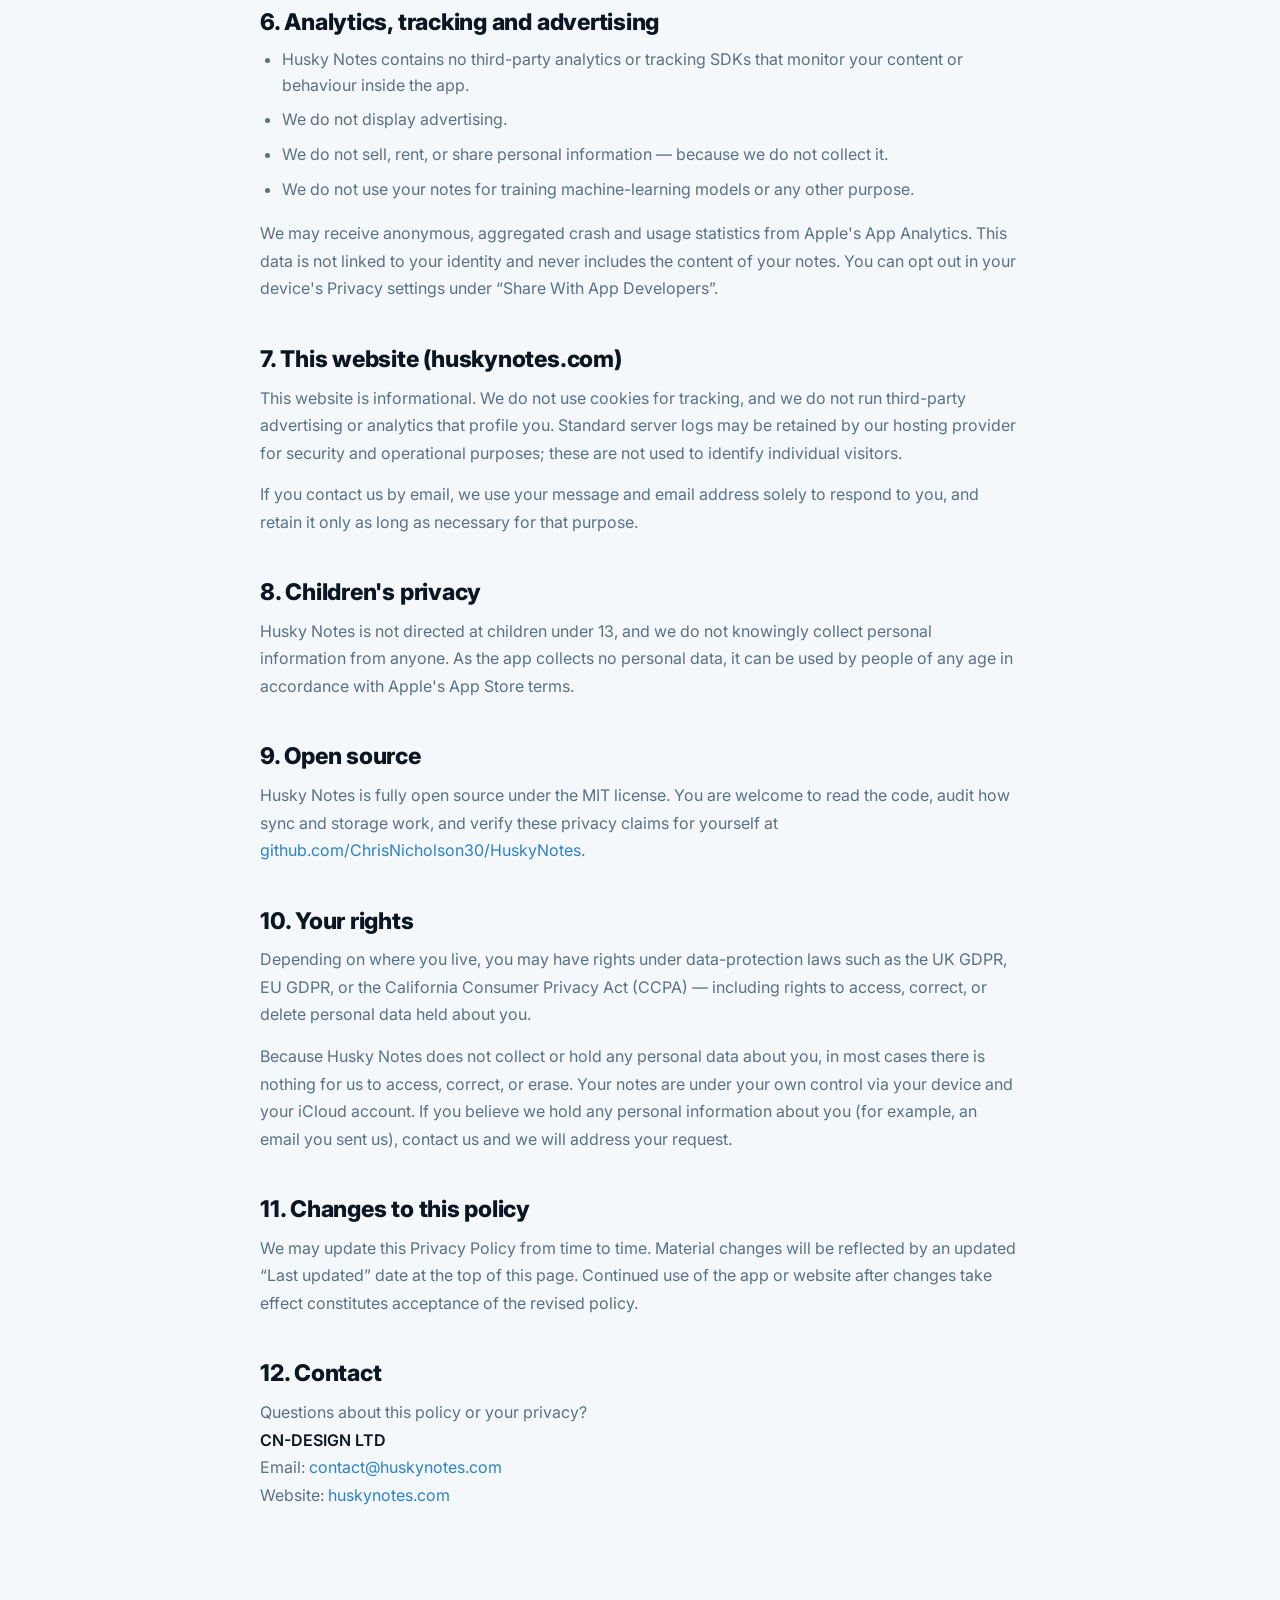
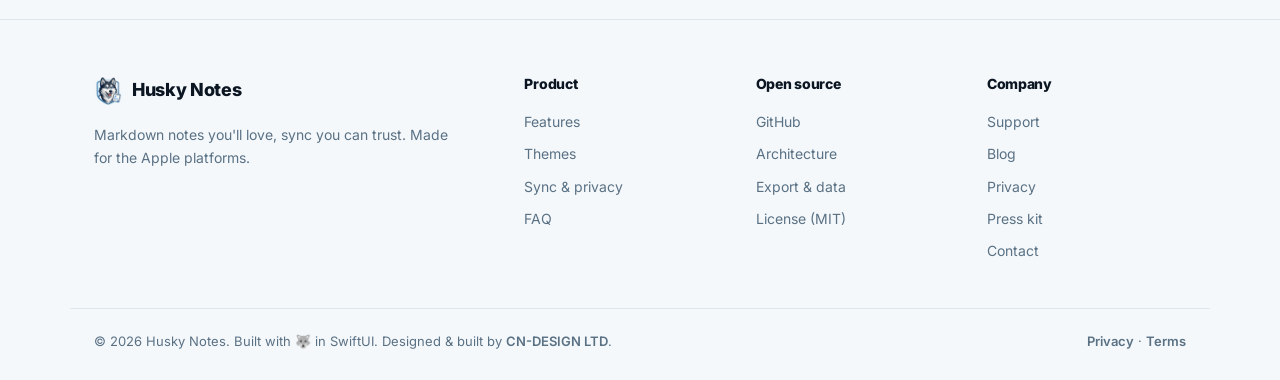
<file: site/privacypolicy.html>
<!DOCTYPE html>
<html lang="en" data-theme="dark">
<head>
  <meta charset="UTF-8" />
  <meta name="viewport" content="width=device-width, initial-scale=1.0, viewport-fit=cover" />

  <!-- Primary meta -->
  <title>Privacy Policy — Husky Notes</title>
  <meta name="description" content="Husky Notes' Privacy Policy. We never see your notes — no servers, no accounts, no analytics on your content. Your data is yours, forever." />
  <link rel="canonical" href="https://huskynotes.com/privacypolicy" />
  <meta name="robots" content="index, follow, max-image-preview:large, max-snippet:-1" />
  <meta name="author" content="Husky Notes" />
  <meta name="application-name" content="Husky Notes" />
  <meta name="color-scheme" content="dark light" />
  <meta name="theme-color" content="#0B1622" media="(prefers-color-scheme: dark)" />
  <meta name="theme-color" content="#F4F8FB" media="(prefers-color-scheme: light)" />

  <!-- Open Graph -->
  <meta property="og:type" content="website" />
  <meta property="og:site_name" content="Husky Notes" />
  <meta property="og:locale" content="en_GB" />
  <meta property="og:url" content="https://huskynotes.com/privacypolicy" />
  <meta property="og:title" content="Privacy Policy — Husky Notes" />
  <meta property="og:description" content="We never see your notes — no servers, no accounts, no analytics on your content. Your data is yours, forever." />
  <meta property="og:image" content="https://huskynotes.com/assets/og-image.png" />

  <!-- Icons & PWA -->
  <link rel="icon" type="image/png" sizes="32x32" href="assets/icon-32.png" />
  <link rel="apple-touch-icon" href="assets/apple-touch-icon.png" />
  <link rel="manifest" href="site.webmanifest" />
  <meta name="format-detection" content="telephone=no" />

  <!-- Performance: prevent theme flash before CSS/JS, run inline & early -->
  <script>
    (function () {
      try {
        var t = localStorage.getItem('husky-theme');
        if (!t) t = (window.matchMedia && window.matchMedia('(prefers-color-scheme: light)').matches) ? 'light' : 'dark';
        document.documentElement.setAttribute('data-theme', t);
      } catch (e) {}
    })();
  </script>

  <!-- Performance: fonts loaded non-render-blocking -->
  <link rel="preconnect" href="https://fonts.googleapis.com" />
  <link rel="preconnect" href="https://fonts.gstatic.com" crossorigin />
  <link rel="preload" as="style" href="https://fonts.googleapis.com/css2?family=Inter:wght@400;500;600;700;800&family=JetBrains+Mono:wght@400;500&display=swap" onload="this.onload=null;this.rel='stylesheet'" />
  <noscript><link rel="stylesheet" href="https://fonts.googleapis.com/css2?family=Inter:wght@400;500;600;700;800&family=JetBrains+Mono:wght@400;500&display=swap" /></noscript>

  <link rel="stylesheet" href="styles.css" />

  <!-- page-scoped styles for long-form legal content -->
  <style>
    .legal { padding: 56px 0 96px; }
    .legal__head { max-width: 760px; margin: 0 auto 8px; }
    .legal__head .eyebrow { margin-bottom: 14px; }
    .legal__head h1 { font-size: clamp(30px, 5vw, 46px); letter-spacing: -.025em; line-height: 1.05; margin-bottom: 12px; }
    .legal__updated { color: var(--text-2); font-size: 13px; font-family: var(--mono); }
    .legal__body { max-width: 760px; margin: 28px auto 0; }
    .legal__body h2 { font-size: clamp(19px, 2.6vw, 23px); letter-spacing: -.01em; margin: 44px 0 12px; }
    .legal__body p { color: var(--text-2); font-size: 16px; line-height: 1.72; margin-bottom: 14px; }
    .legal__lead { font-size: 18px; color: var(--text); line-height: 1.7; }
    .legal__body ul { margin: 0 0 18px; padding-left: 22px; display: grid; gap: 9px; }
    .legal__body li { color: var(--text-2); font-size: 16px; line-height: 1.6; }
    .legal__body a { color: var(--accent); }
    .legal__body a:hover { text-decoration: underline; }
    .legal__body strong { color: var(--text); font-weight: 600; }
    .legal__callout { background: var(--surface); border: 1px solid var(--border); border-left: 3px solid var(--accent); border-radius: var(--radius-sm); padding: 18px 20px; margin: 24px 0 8px; }
    .legal__callout p { color: var(--text); font-size: 16.5px; margin: 0; }
    .legal hr { border: 0; border-top: 1px solid var(--border); margin: 40px 0; }
  </style>
</head>
<body>

  <!-- ===================== NAV ===================== -->
  <header class="nav" id="nav">
    <div class="nav__inner container">
      <a class="brand" href="/" aria-label="Husky Notes home">
        <span class="brand__mark" aria-hidden="true">
          <!-- husky head logo -->
          <img src="assets/husky-logo.png" width="32" height="32" alt="" decoding="async" />
        </span>
        <span class="brand__name">Husky&nbsp;Notes</span>
      </a>

      <nav class="nav__links" aria-label="Primary">
        <a href="/#features">Features</a>
        <a href="/#themes">Themes</a>
        <a href="/#sync">Sync</a>
        <a href="/#open">Open source</a>
        <a href="/support">Support</a>
      </nav>

      <div class="nav__actions">
        <button class="theme-toggle" id="themeToggle" type="button" aria-label="Toggle light and dark mode" title="Toggle theme">
          <svg class="icon icon--moon" viewBox="0 0 24 24" width="18" height="18" aria-hidden="true"><path d="M21 12.8A9 9 0 1 1 11.2 3a7 7 0 0 0 9.8 9.8Z"/></svg>
          <svg class="icon icon--sun" viewBox="0 0 24 24" width="18" height="18" aria-hidden="true"><circle cx="12" cy="12" r="4"/><path d="M12 2v2M12 20v2M2 12h2M20 12h2M5 5l1.5 1.5M17.5 17.5 19 19M19 5l-1.5 1.5M6.5 17.5 5 19"/></svg>
        </button>
        <a class="btn btn--primary nav__cta" href="/#download">Download</a>
        <button class="nav__burger" id="navBurger" type="button" aria-label="Open menu" aria-expanded="false"><span></span><span></span><span></span></button>
      </div>
    </div>
  </header>

  <main id="main">
    <section class="legal">
      <div class="container">
        <div class="legal__head">
          <span class="eyebrow">Legal</span>
          <h1>Privacy Policy</h1>
          <p class="legal__updated">Husky Notes · Last updated: 6 June 2026</p>
        </div>

        <div class="legal__body">
          <p class="legal__lead">
            Husky Notes (&ldquo;the app&rdquo;, &ldquo;we&rdquo;, &ldquo;us&rdquo;, &ldquo;our&rdquo;) is a free, open-source
            Markdown note-taking app for iPhone, iPad and Mac. This Privacy Policy explains what information the app and this
            website do and do not collect, how it is handled, and your rights.
          </p>

          <div class="legal__callout">
            <p><strong>The short version:</strong> we never see your notes. Husky Notes has no servers, no accounts, and no analytics on your content. Your data is yours, forever.</p>
          </div>

          <h2>1. Who we are</h2>
          <p>
            Husky Notes is designed and built by <strong>CN-DESIGN LTD</strong> (&ldquo;the developer&rdquo;). For any privacy
            questions, contact us at <a href="mailto:contact@huskynotes.com">contact@huskynotes.com</a>.
          </p>

          <h2>2. Your notes and your data</h2>
          <p>We do not collect, store, transmit, or have access to your notes.</p>
          <ul>
            <li>All notes are stored locally on your device and, if you enable iCloud sync, in your own private iCloud database, scoped to your Apple ID.</li>
            <li>Your notes are encrypted in transit and at rest by Apple's iCloud infrastructure.</li>
            <li>There is no Husky Notes server. Your data never passes through, or is stored on, any system we operate or control.</li>
            <li>There is no account to create. We do not ask for, collect, or hold any login credentials, email address, or identity information to use the app.</li>
            <li>Sync is handled entirely between your devices and your private iCloud account via Apple's CloudKit. We cannot read, access, or recover your notes.</li>
          </ul>
          <p>
            Because we have no access to your content, we cannot retrieve, restore, or delete notes on your behalf. Managing your
            notes and your iCloud data is entirely within your control.
          </p>

          <h2>3. Markdown export</h2>
          <p>
            Husky Notes can continuously mirror your notes to plain <span class="md-code">.md</span> files (with YAML frontmatter)
            on your device or in your iCloud Drive, so you can use them in other apps such as Obsidian. These files are created and
            managed locally by you. We have no visibility into, or access to, exported files.
          </p>

          <h2>4. iCloud and Apple</h2>
          <p>
            Husky Notes uses Apple's iCloud (CloudKit) to sync your notes between your devices. This processing is governed by
            Apple's Privacy Policy and iCloud terms, not by us. We receive no personal data from Apple about your iCloud usage or
            content. If you choose not to enable iCloud sync, your notes remain only on your device.
          </p>

          <h2>5. Optional device security</h2>
          <p>
            Husky Notes offers an optional Face ID / Touch ID app lock. Biometric authentication is handled entirely by Apple on
            your device. We never receive, store, or have access to your biometric data.
          </p>

          <h2>6. Analytics, tracking and advertising</h2>
          <ul>
            <li>Husky Notes contains no third-party analytics or tracking SDKs that monitor your content or behaviour inside the app.</li>
            <li>We do not display advertising.</li>
            <li>We do not sell, rent, or share personal information — because we do not collect it.</li>
            <li>We do not use your notes for training machine-learning models or any other purpose.</li>
          </ul>
          <p>
            We may receive anonymous, aggregated crash and usage statistics from Apple's App Analytics. This data is not linked to
            your identity and never includes the content of your notes. You can opt out in your device's Privacy settings under
            &ldquo;Share With App Developers&rdquo;.
          </p>

          <h2>7. This website (huskynotes.com)</h2>
          <p>
            This website is informational. We do not use cookies for tracking, and we do not run third-party advertising or
            analytics that profile you. Standard server logs may be retained by our hosting provider for security and operational
            purposes; these are not used to identify individual visitors.
          </p>
          <p>
            If you contact us by email, we use your message and email address solely to respond to you, and retain it only as long
            as necessary for that purpose.
          </p>

          <h2>8. Children's privacy</h2>
          <p>
            Husky Notes is not directed at children under 13, and we do not knowingly collect personal information from anyone. As
            the app collects no personal data, it can be used by people of any age in accordance with Apple's App Store terms.
          </p>

          <h2>9. Open source</h2>
          <p>
            Husky Notes is fully open source under the MIT license. You are welcome to read the code, audit how sync and storage
            work, and verify these privacy claims for yourself at
            <a href="https://github.com/ChrisNicholson30/HuskyNotes" target="_blank" rel="noopener">github.com/ChrisNicholson30/HuskyNotes</a>.
          </p>

          <h2>10. Your rights</h2>
          <p>
            Depending on where you live, you may have rights under data-protection laws such as the UK GDPR, EU GDPR, or the
            California Consumer Privacy Act (CCPA) — including rights to access, correct, or delete personal data held about you.
          </p>
          <p>
            Because Husky Notes does not collect or hold any personal data about you, in most cases there is nothing for us to
            access, correct, or erase. Your notes are under your own control via your device and your iCloud account. If you believe
            we hold any personal information about you (for example, an email you sent us), contact us and we will address your
            request.
          </p>

          <h2>11. Changes to this policy</h2>
          <p>
            We may update this Privacy Policy from time to time. Material changes will be reflected by an updated &ldquo;Last
            updated&rdquo; date at the top of this page. Continued use of the app or website after changes take effect constitutes
            acceptance of the revised policy.
          </p>

          <h2>12. Contact</h2>
          <p>
            Questions about this policy or your privacy?<br />
            <strong>CN-DESIGN LTD</strong><br />
            Email: <a href="mailto:contact@huskynotes.com">contact@huskynotes.com</a><br />
            Website: <a href="https://huskynotes.com">huskynotes.com</a>
          </p>
        </div>
      </div>
    </section>
  </main>

  <!-- ===================== FOOTER ===================== -->
  <footer class="footer">
    <div class="container footer__inner">
      <div class="footer__brand">
        <a class="brand" href="/">
          <span class="brand__mark" aria-hidden="true"><img src="assets/husky-logo.png" width="28" height="28" alt="" decoding="async" /></span>
          <span class="brand__name">Husky Notes</span>
        </a>
        <p>Markdown notes you'll love, sync you can trust. Made for the Apple platforms.</p>
      </div>
      <nav class="footer__col" aria-label="Product">
        <h4>Product</h4>
        <a href="/#features">Features</a>
        <a href="/#themes">Themes</a>
        <a href="/#sync">Sync &amp; privacy</a>
        <a href="/#faq">FAQ</a>
      </nav>
      <nav class="footer__col" aria-label="Open source">
        <h4>Open source</h4>
        <a href="https://github.com/ChrisNicholson30/HuskyNotes" target="_blank" rel="noopener">GitHub</a>
        <a href="/#open">Architecture</a>
        <a href="/#open">Export &amp; data</a>
        <a href="/#open">License (MIT)</a>
      </nav>
      <nav class="footer__col" aria-label="Company">
        <h4>Company</h4>
        <a href="/support">Support</a>
        <a href="#">Blog</a>
        <a href="/privacypolicy">Privacy</a>
        <a href="#">Press kit</a>
        <a href="mailto:contact@huskynotes.com">Contact</a>
      </nav>
    </div>
    <div class="container footer__bottom">
      <span>© <span id="year">2026</span> Husky Notes. Built with 🐺 in SwiftUI. Designed &amp; built by <a href="https://cn-design.co.uk" target="_blank" rel="noopener">CN-DESIGN LTD</a>.</span>
      <span class="footer__legal"><a href="/privacypolicy">Privacy</a> · <a href="#">Terms</a></span>
    </div>
  </footer>

  <script src="script.js" defer></script>
</body>
</html>
</file>
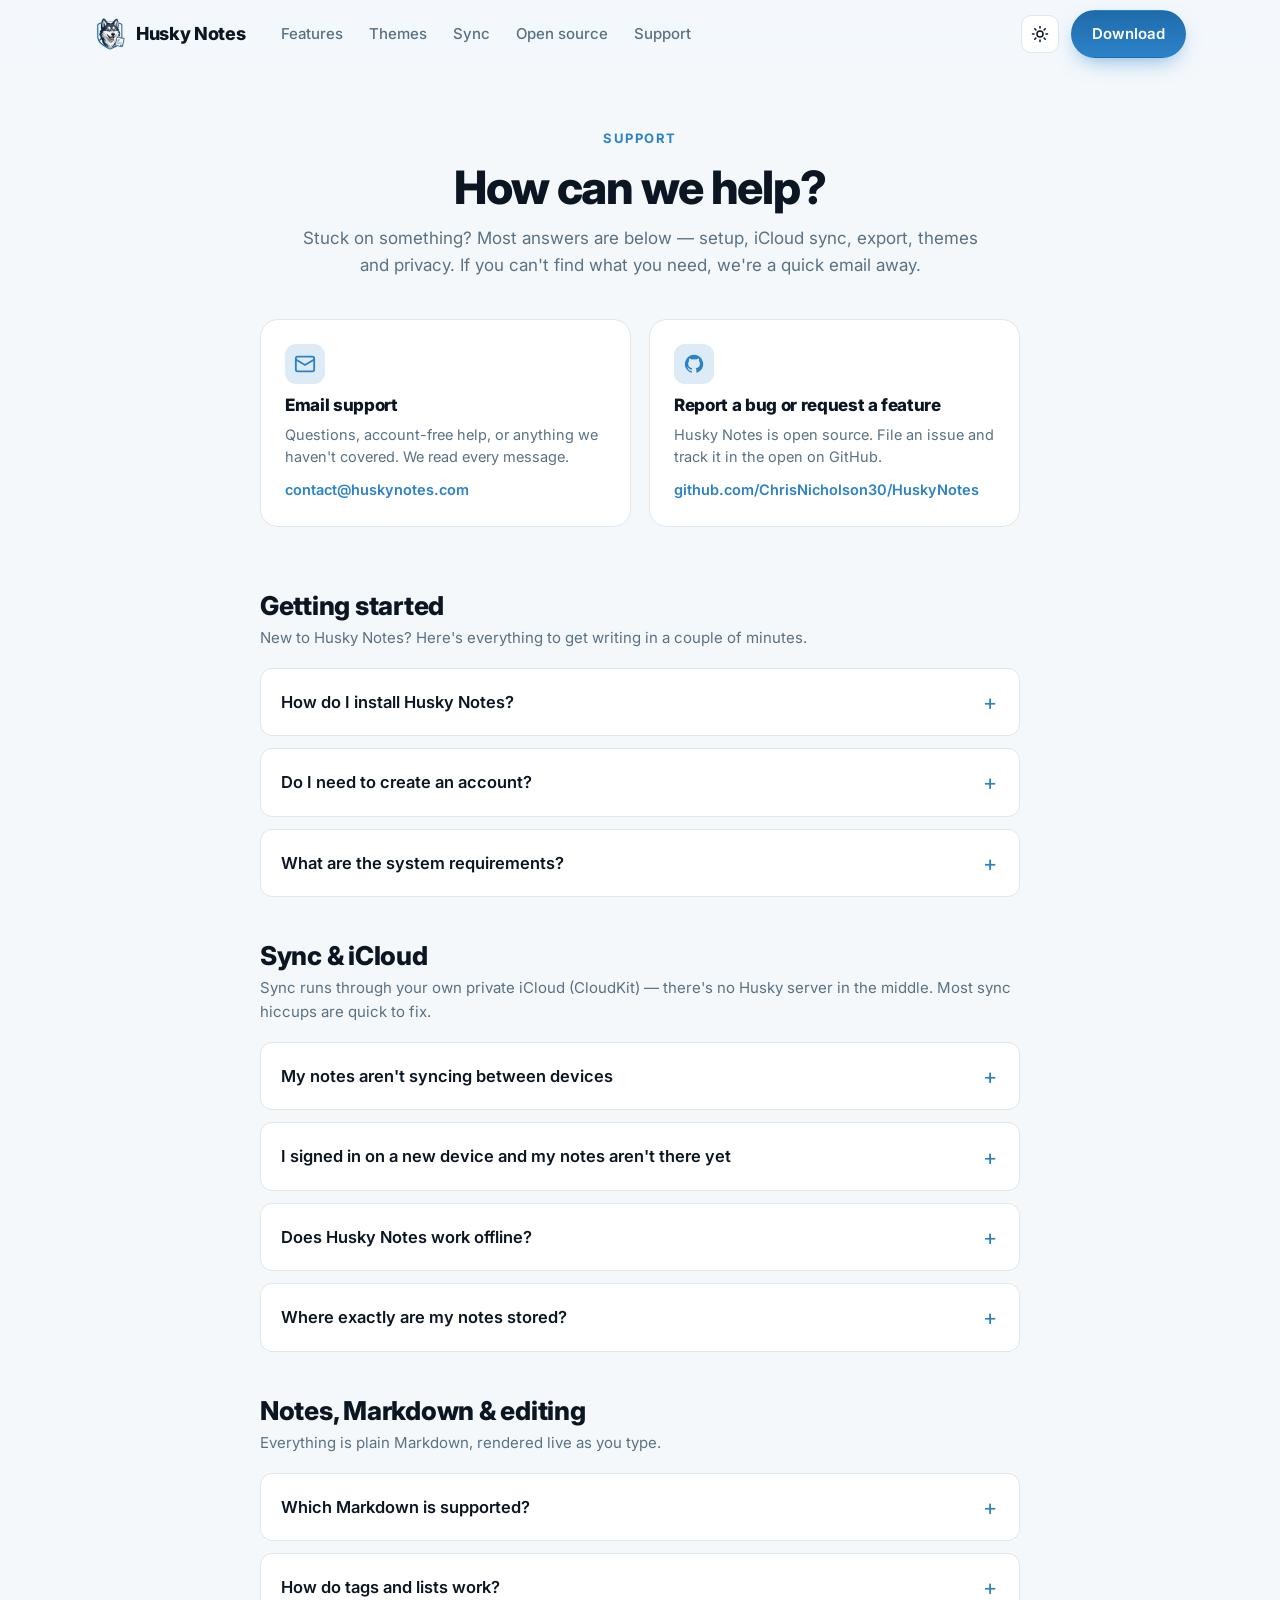
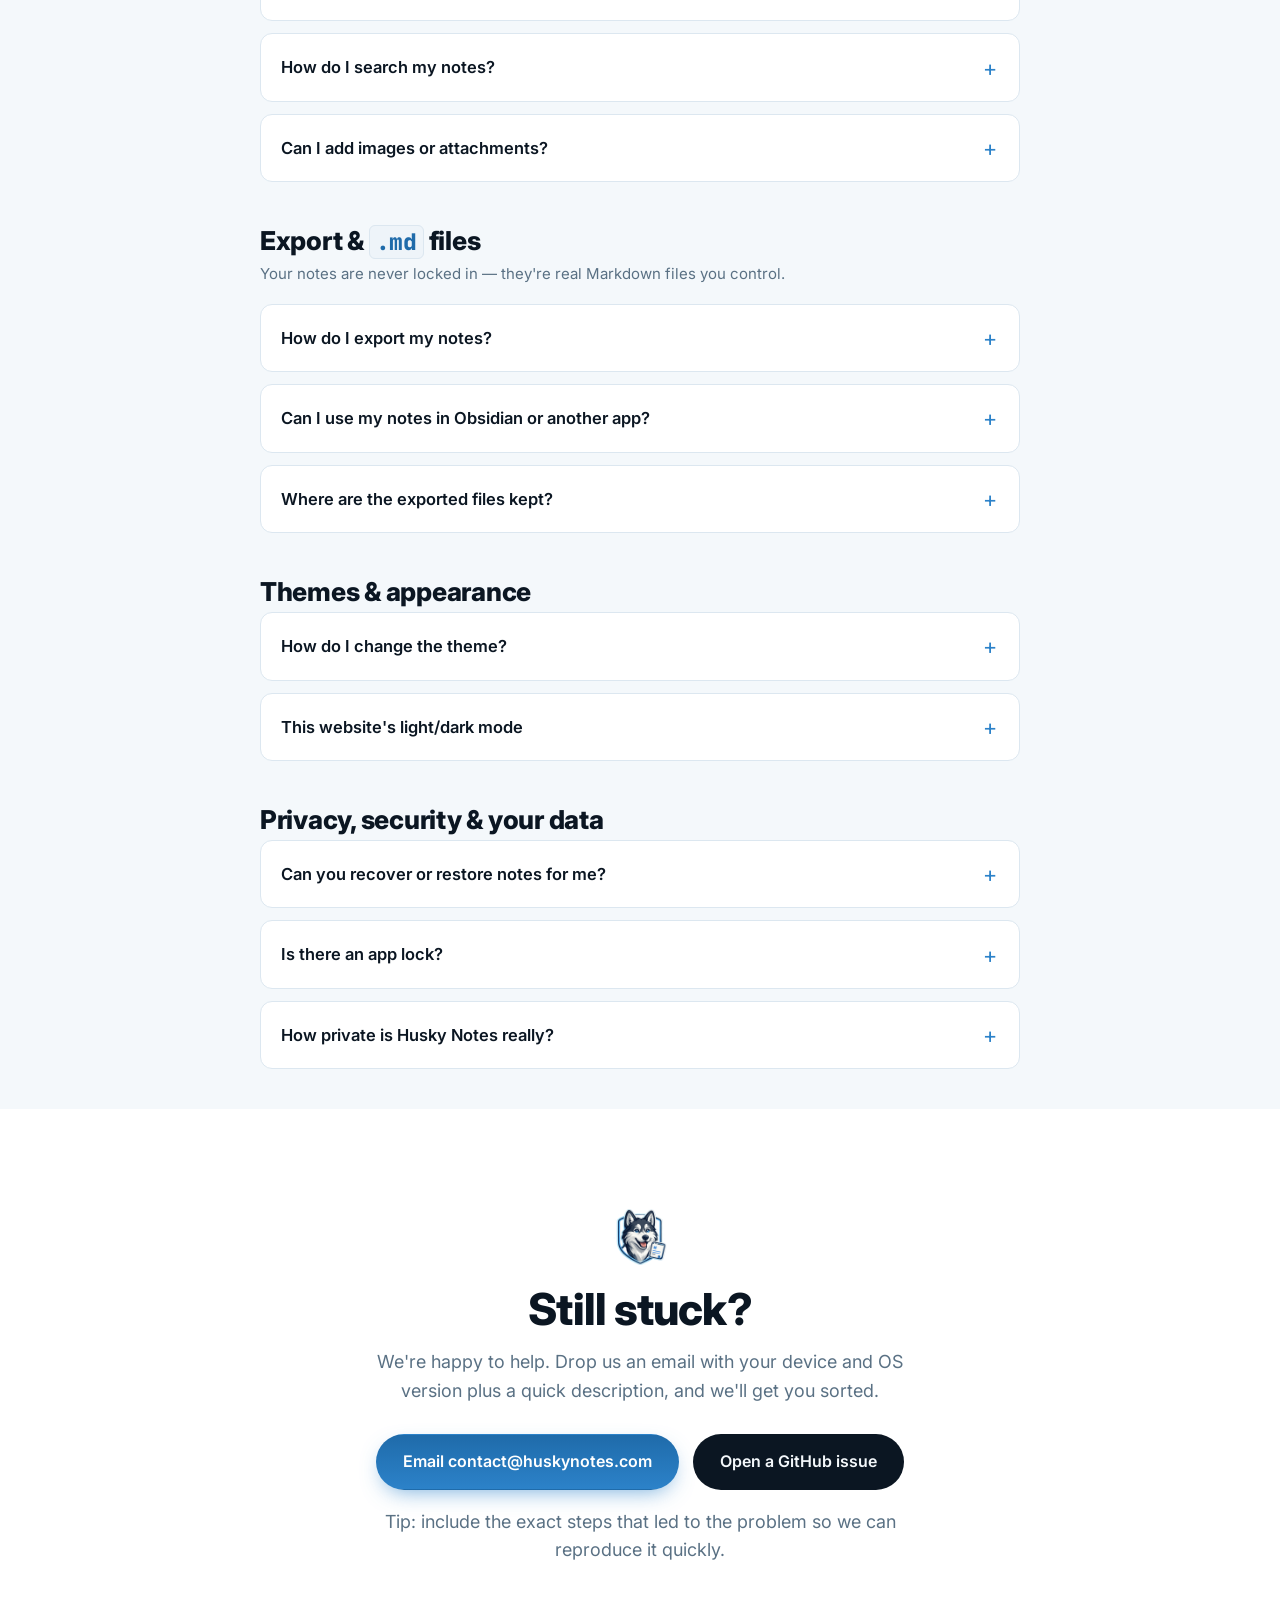
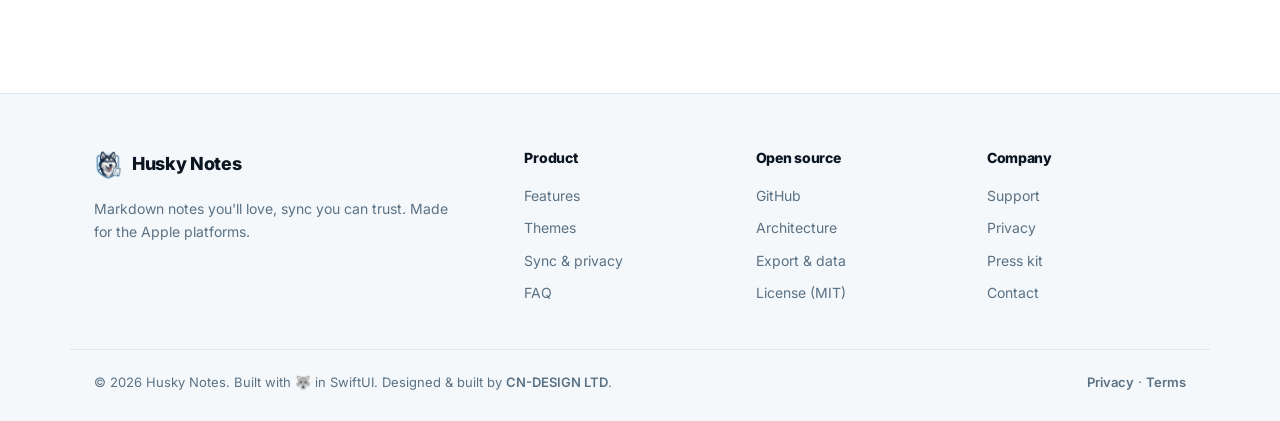
<file: site/support.html>
<!DOCTYPE html>
<html lang="en" data-theme="dark">
<head>
  <meta charset="UTF-8" />
  <meta name="viewport" content="width=device-width, initial-scale=1.0, viewport-fit=cover" />

  <!-- Primary meta -->
  <title>Support &amp; Help — Husky Notes</title>
  <meta name="description" content="Get help with Husky Notes — setup, iCloud sync troubleshooting, Markdown export, themes, privacy and more. Still stuck? Email contact@huskynotes.com." />
  <link rel="canonical" href="https://huskynotes.com/support" />
  <meta name="robots" content="index, follow, max-image-preview:large, max-snippet:-1" />
  <meta name="author" content="Husky Notes" />
  <meta name="application-name" content="Husky Notes" />
  <meta name="color-scheme" content="dark light" />
  <meta name="theme-color" content="#0B1622" media="(prefers-color-scheme: dark)" />
  <meta name="theme-color" content="#F4F8FB" media="(prefers-color-scheme: light)" />

  <!-- Open Graph -->
  <meta property="og:type" content="website" />
  <meta property="og:site_name" content="Husky Notes" />
  <meta property="og:locale" content="en_GB" />
  <meta property="og:url" content="https://huskynotes.com/support" />
  <meta property="og:title" content="Support &amp; Help — Husky Notes" />
  <meta property="og:description" content="Setup, iCloud sync troubleshooting, Markdown export, themes and privacy — plus how to reach us if you're still stuck." />
  <meta property="og:image" content="https://huskynotes.com/assets/og-image.png" />

  <!-- Icons & PWA -->
  <link rel="icon" type="image/png" sizes="32x32" href="assets/icon-32.png" />
  <link rel="apple-touch-icon" href="assets/apple-touch-icon.png" />
  <link rel="manifest" href="site.webmanifest" />
  <meta name="format-detection" content="telephone=no" />

  <!-- Performance: prevent theme flash before CSS/JS, run inline & early -->
  <script>
    (function () {
      try {
        var t = localStorage.getItem('husky-theme');
        if (!t) t = (window.matchMedia && window.matchMedia('(prefers-color-scheme: light)').matches) ? 'light' : 'dark';
        document.documentElement.setAttribute('data-theme', t);
      } catch (e) {}
    })();
  </script>

  <!-- Performance: fonts loaded non-render-blocking -->
  <link rel="preconnect" href="https://fonts.googleapis.com" />
  <link rel="preconnect" href="https://fonts.gstatic.com" crossorigin />
  <link rel="preload" as="style" href="https://fonts.googleapis.com/css2?family=Inter:wght@400;500;600;700;800&family=JetBrains+Mono:wght@400;500&display=swap" onload="this.onload=null;this.rel='stylesheet'" />
  <noscript><link rel="stylesheet" href="https://fonts.googleapis.com/css2?family=Inter:wght@400;500;600;700;800&family=JetBrains+Mono:wght@400;500&display=swap" /></noscript>

  <link rel="stylesheet" href="styles.css" />

  <!-- page-scoped styles for the support layout -->
  <style>
    .support { padding: 56px 0 40px; }
    .support__head { max-width: 720px; margin: 0 auto; text-align: center; }
    .support__head .eyebrow { margin-bottom: 14px; }
    .support__head h1 { font-size: clamp(30px, 5vw, 46px); letter-spacing: -.025em; line-height: 1.05; margin-bottom: 14px; }
    .support__head p { color: var(--text-2); font-size: 17px; max-width: 40em; margin: 0 auto; }

    /* quick contact cards */
    .support__cards { display: grid; grid-template-columns: repeat(2, minmax(0, 1fr)); gap: 18px; max-width: 760px; margin: 40px auto 0; }
    .support-card { display: flex; flex-direction: column; gap: 8px; background: var(--surface); border: 1px solid var(--border); border-radius: var(--radius); padding: 24px; transition: border-color .2s ease, transform .2s ease; }
    .support-card:hover { border-color: color-mix(in srgb, var(--accent) 45%, var(--border)); transform: translateY(-2px); }
    .support-card__icon { width: 40px; height: 40px; display: grid; place-items: center; border-radius: 11px; background: color-mix(in srgb, var(--accent) 16%, transparent); color: var(--accent); margin-bottom: 4px; }
    .support-card__icon svg { width: 22px; height: 22px; }
    .support-card h3 { font-size: 17px; }
    .support-card p { color: var(--text-2); font-size: 14.5px; line-height: 1.55; margin: 0; }
    .support-card a.support-card__link { color: var(--accent); font-weight: 600; font-size: 14.5px; margin-top: 2px; }
    .support-card a.support-card__link:hover { text-decoration: underline; }

    /* topic groups reuse .faq accordions */
    .help { padding: 24px 0 40px; }
    .help__group { max-width: 760px; margin: 0 auto; }
    .help__group + .help__group { margin-top: 44px; }
    .help__group > h2 { font-size: clamp(20px, 2.8vw, 26px); letter-spacing: -.01em; margin-bottom: 6px; }
    .help__group > .help__intro { color: var(--text-2); font-size: 15px; margin-bottom: 18px; }
    .help .faq__item ol, .help .faq__item ul { margin: 2px 0 18px; padding-left: 22px; display: grid; gap: 7px; max-width: 64ch; }
    .help .faq__item li { color: var(--text-2); font-size: 15.5px; line-height: 1.55; }
    .help .faq__item li::marker { color: var(--text-2); }
    .help .faq__item a { color: var(--accent); font-weight: 600; }

    @media (max-width: 620px) {
      .support__cards { grid-template-columns: 1fr; }
    }
  </style>
</head>
<body>

  <!-- ===================== NAV ===================== -->
  <header class="nav" id="nav">
    <div class="nav__inner container">
      <a class="brand" href="/" aria-label="Husky Notes home">
        <span class="brand__mark" aria-hidden="true">
          <!-- husky head logo -->
          <img src="assets/husky-logo.png" width="32" height="32" alt="" decoding="async" />
        </span>
        <span class="brand__name">Husky&nbsp;Notes</span>
      </a>

      <nav class="nav__links" aria-label="Primary">
        <a href="/#features">Features</a>
        <a href="/#themes">Themes</a>
        <a href="/#sync">Sync</a>
        <a href="/#open">Open source</a>
        <a href="/support">Support</a>
      </nav>

      <div class="nav__actions">
        <button class="theme-toggle" id="themeToggle" type="button" aria-label="Toggle light and dark mode" title="Toggle theme">
          <svg class="icon icon--moon" viewBox="0 0 24 24" width="18" height="18" aria-hidden="true"><path d="M21 12.8A9 9 0 1 1 11.2 3a7 7 0 0 0 9.8 9.8Z"/></svg>
          <svg class="icon icon--sun" viewBox="0 0 24 24" width="18" height="18" aria-hidden="true"><circle cx="12" cy="12" r="4"/><path d="M12 2v2M12 20v2M2 12h2M20 12h2M5 5l1.5 1.5M17.5 17.5 19 19M19 5l-1.5 1.5M6.5 17.5 5 19"/></svg>
        </button>
        <a class="btn btn--primary nav__cta" href="/#download">Download</a>
        <button class="nav__burger" id="navBurger" type="button" aria-label="Open menu" aria-expanded="false"><span></span><span></span><span></span></button>
      </div>
    </div>
  </header>

  <main id="main">
    <!-- ===================== HEADER ===================== -->
    <section class="support">
      <div class="container">
        <div class="support__head">
          <span class="eyebrow">Support</span>
          <h1>How can we help?</h1>
          <p>Stuck on something? Most answers are below — setup, iCloud sync, export, themes and privacy. If you can't find what you need, we're a quick email away.</p>
        </div>

        <div class="support__cards">
          <div class="support-card">
            <span class="support-card__icon" aria-hidden="true">
              <svg viewBox="0 0 24 24" fill="none" stroke="currentColor" stroke-width="2" stroke-linecap="round" stroke-linejoin="round"><rect x="2" y="4" width="20" height="16" rx="2"/><path d="m22 7-10 6L2 7"/></svg>
            </span>
            <h3>Email support</h3>
            <p>Questions, account-free help, or anything we haven't covered. We read every message.</p>
            <a class="support-card__link" href="mailto:contact@huskynotes.com?subject=Husky%20Notes%20support">contact@huskynotes.com</a>
          </div>
          <div class="support-card">
            <span class="support-card__icon" aria-hidden="true">
              <svg viewBox="0 0 24 24" fill="currentColor" aria-hidden="true"><path d="M12 2a10 10 0 0 0-3.16 19.49c.5.09.68-.22.68-.48v-1.7c-2.78.6-3.37-1.34-3.37-1.34-.45-1.16-1.1-1.47-1.1-1.47-.9-.62.07-.6.07-.6 1 .07 1.53 1.03 1.53 1.03.9 1.53 2.36 1.09 2.94.83.09-.65.35-1.09.63-1.34-2.22-.25-4.55-1.11-4.55-4.94 0-1.09.39-1.98 1.03-2.68-.1-.25-.45-1.27.1-2.65 0 0 .84-.27 2.75 1.02a9.5 9.5 0 0 1 5 0c1.91-1.29 2.75-1.02 2.75-1.02.55 1.38.2 2.4.1 2.65.64.7 1.03 1.59 1.03 2.68 0 3.84-2.34 4.69-4.57 4.94.36.31.68.92.68 1.85v2.74c0 .27.18.58.69.48A10 10 0 0 0 12 2Z"/></svg>
            </span>
            <h3>Report a bug or request a feature</h3>
            <p>Husky Notes is open source. File an issue and track it in the open on GitHub.</p>
            <a class="support-card__link" href="https://github.com/ChrisNicholson30/HuskyNotes/issues" target="_blank" rel="noopener">github.com/ChrisNicholson30/HuskyNotes</a>
          </div>
        </div>
      </div>
    </section>

    <!-- ===================== HELP TOPICS ===================== -->
    <section class="help">
      <div class="container">

        <!-- Getting started -->
        <div class="help__group">
          <h2>Getting started</h2>
          <p class="help__intro">New to Husky Notes? Here's everything to get writing in a couple of minutes.</p>
          <div class="faq">
            <details class="faq__item">
              <summary>How do I install Husky Notes?</summary>
              <p>Download Husky Notes from the App Store on your iPhone or iPad, or from the Mac App Store on your Mac. It's free, with every feature included — no account or sign-up required.</p>
            </details>
            <details class="faq__item">
              <summary>Do I need to create an account?</summary>
              <p>No. There's no Husky Notes account, password, or login. To sync across devices, simply sign in to <strong>iCloud</strong> on each device with the same Apple ID — that's all the setup there is.</p>
            </details>
            <details class="faq__item">
              <summary>What are the system requirements?</summary>
              <p>Husky Notes is native for iPhone, iPad and Mac and requires <strong>iOS or iPadOS&nbsp;18</strong>, or <strong>macOS&nbsp;15</strong> or later. Older versions aren't supported.</p>
            </details>
          </div>
        </div>

        <!-- Sync & iCloud -->
        <div class="help__group">
          <h2>Sync &amp; iCloud</h2>
          <p class="help__intro">Sync runs through your own private iCloud (CloudKit) — there's no Husky server in the middle. Most sync hiccups are quick to fix.</p>
          <div class="faq">
            <details class="faq__item">
              <summary>My notes aren't syncing between devices</summary>
              <p>Sync relies on iCloud, so work through these in order — it resolves the vast majority of cases:</p>
              <ol>
                <li>Make sure every device is signed in to iCloud with the <strong>same Apple ID</strong> (Settings → your name on iOS; System Settings → your name on Mac).</li>
                <li>Check that <strong>iCloud Drive</strong> is turned on, and that iCloud is enabled for Husky Notes in your iCloud settings.</li>
                <li>Confirm each device has a working internet connection — sync pauses offline and resumes automatically when you're back online.</li>
                <li>Give it a moment. The first sync after install, or a large change, can take a little time to propagate.</li>
                <li>Fully quit and reopen Husky Notes on both devices to nudge a fresh sync.</li>
                <li>Check <a href="https://www.apple.com/support/systemstatus/" target="_blank" rel="noopener">Apple's System Status page</a> — if iCloud is having an outage, sync will catch up once it clears.</li>
              </ol>
              <p>Still not syncing after all of that? <a href="mailto:contact@huskynotes.com?subject=Sync%20issue">Email us</a> with your device and OS versions and we'll help dig in.</p>
            </details>
            <details class="faq__item">
              <summary>I signed in on a new device and my notes aren't there yet</summary>
              <p>On a fresh device, the initial download from iCloud can take a few minutes depending on how many notes you have and your connection. Make sure you're on the same Apple ID, keep the app open, and stay connected to Wi-Fi while it catches up.</p>
            </details>
            <details class="faq__item">
              <summary>Does Husky Notes work offline?</summary>
              <p>Yes — Husky Notes is offline-first. Keep writing with no connection at all, and your changes sync automatically through iCloud the next time you're online.</p>
            </details>
            <details class="faq__item">
              <summary>Where exactly are my notes stored?</summary>
              <p>In your own private iCloud database, scoped to your Apple ID and encrypted in transit and at rest by Apple. There's no Husky Notes server, and we can't read, access, or recover your notes. See our <a href="/privacypolicy">Privacy Policy</a> for the full picture.</p>
            </details>
          </div>
        </div>

        <!-- Notes, Markdown & editing -->
        <div class="help__group">
          <h2>Notes, Markdown &amp; editing</h2>
          <p class="help__intro">Everything is plain Markdown, rendered live as you type.</p>
          <div class="faq">
            <details class="faq__item">
              <summary>Which Markdown is supported?</summary>
              <p>Husky Notes uses a live, native Markdown editor supporting CommonMark and GitHub-Flavored Markdown (GFM) — headings, lists, links, code, tables, task lists and more, rendered as you write.</p>
            </details>
            <details class="faq__item">
              <summary>How do tags and lists work?</summary>
              <p>Add inline <span class="md-code">#tags</span> anywhere in a note to organise and filter, and use smart lists that continue automatically as you type. Tags make it easy to group related notes without folders.</p>
            </details>
            <details class="faq__item">
              <summary>How do I search my notes?</summary>
              <p>Use the built-in instant full-text search to jump to any note by its content or tags. It searches across everything, including synced notes from your other devices.</p>
            </details>
            <details class="faq__item">
              <summary>Can I add images or attachments?</summary>
              <p>Yes. Husky Notes supports attachments and inline image handling, so you can keep visuals alongside your writing.</p>
            </details>
          </div>
        </div>

        <!-- Export & .md files -->
        <div class="help__group">
          <h2>Export &amp; <span class="md-code">.md</span> files</h2>
          <p class="help__intro">Your notes are never locked in — they're real Markdown files you control.</p>
          <div class="faq">
            <details class="faq__item">
              <summary>How do I export my notes?</summary>
              <p>Turn on the continuous Markdown mirror to keep a live two-way set of plain <span class="md-code">.md</span> files (with YAML frontmatter) on your device or in iCloud Drive. You can also export individual notes whenever you like — every note is plain text underneath.</p>
            </details>
            <details class="faq__item">
              <summary>Can I use my notes in Obsidian or another app?</summary>
              <p>Absolutely. Because the mirror produces standard Markdown with YAML frontmatter, you can point Obsidian (or any editor) straight at the folder. Edits flow both ways, so your data is never trapped.</p>
            </details>
            <details class="faq__item">
              <summary>Where are the exported files kept?</summary>
              <p>Wherever you choose — locally on your device or in your iCloud Drive. The files are created and managed by you; we have no visibility into or access to them.</p>
            </details>
          </div>
        </div>

        <!-- Themes & appearance -->
        <div class="help__group">
          <h2>Themes &amp; appearance</h2>
          <div class="faq">
            <details class="faq__item">
              <summary>How do I change the theme?</summary>
              <p>Husky Notes ships with beautiful built-in themes and a full theme editor, so you can fine-tune colours and typography or build your own. Light and dark modes are both supported and follow your system preference by default.</p>
            </details>
            <details class="faq__item">
              <summary>This website's light/dark mode</summary>
              <p>Use the sun/moon toggle in the top-right of any page to switch this site between light and dark. Your choice is remembered on your device.</p>
            </details>
          </div>
        </div>

        <!-- Privacy, security & your data -->
        <div class="help__group">
          <h2>Privacy, security &amp; your data</h2>
          <div class="faq">
            <details class="faq__item">
              <summary>Can you recover or restore notes for me?</summary>
              <p>Because we never have access to your content, we can't retrieve, restore, or delete notes on your behalf — your notes live entirely in your own iCloud account. Keeping iCloud enabled (and, optionally, the Markdown mirror) is the best way to make sure you always have a copy under your control.</p>
            </details>
            <details class="faq__item">
              <summary>Is there an app lock?</summary>
              <p>Yes. Husky Notes offers an optional Face ID / Touch ID app lock. Biometric authentication is handled entirely by Apple on your device — we never receive or store your biometric data.</p>
            </details>
            <details class="faq__item">
              <summary>How private is Husky Notes really?</summary>
              <p>We never see your notes. There are no servers we operate, no accounts, and no analytics on your content. You can read exactly how it works in our open-source code and in the <a href="/privacypolicy">Privacy Policy</a>.</p>
            </details>
          </div>
        </div>

      </div>
    </section>

    <!-- ===================== STILL STUCK CTA ===================== -->
    <section class="cta">
      <div class="container cta__inner">
        <span class="brand__mark brand__mark--lg" aria-hidden="true">
          <img src="assets/husky-logo.png" width="56" height="56" alt="" decoding="async" />
        </span>
        <h2>Still stuck?</h2>
        <p>We're happy to help. Drop us an email with your device and OS version plus a quick description, and we'll get you sorted.</p>
        <div class="cta__buttons">
          <a class="btn btn--primary btn--lg" href="mailto:contact@huskynotes.com?subject=Husky%20Notes%20support">Email contact@huskynotes.com</a>
          <a class="btn btn--light btn--lg" href="https://github.com/ChrisNicholson30/HuskyNotes/issues" target="_blank" rel="noopener">Open a GitHub issue</a>
        </div>
        <p class="cta__note">Tip: include the exact steps that led to the problem so we can reproduce it quickly.</p>
      </div>
    </section>
  </main>

  <!-- ===================== FOOTER ===================== -->
  <footer class="footer">
    <div class="container footer__inner">
      <div class="footer__brand">
        <a class="brand" href="/">
          <span class="brand__mark" aria-hidden="true"><img src="assets/husky-logo.png" width="28" height="28" alt="" decoding="async" /></span>
          <span class="brand__name">Husky Notes</span>
        </a>
        <p>Markdown notes you'll love, sync you can trust. Made for the Apple platforms.</p>
      </div>
      <nav class="footer__col" aria-label="Product">
        <h4>Product</h4>
        <a href="/#features">Features</a>
        <a href="/#themes">Themes</a>
        <a href="/#sync">Sync &amp; privacy</a>
        <a href="/#faq">FAQ</a>
      </nav>
      <nav class="footer__col" aria-label="Open source">
        <h4>Open source</h4>
        <a href="https://github.com/ChrisNicholson30/HuskyNotes" target="_blank" rel="noopener">GitHub</a>
        <a href="/#open">Architecture</a>
        <a href="/#open">Export &amp; data</a>
        <a href="/#open">License (MIT)</a>
      </nav>
      <nav class="footer__col" aria-label="Company">
        <h4>Company</h4>
        <a href="/support">Support</a>
        <a href="/privacypolicy">Privacy</a>
        <a href="#">Press kit</a>
        <a href="mailto:contact@huskynotes.com">Contact</a>
      </nav>
    </div>
    <div class="container footer__bottom">
      <span>© <span id="year">2026</span> Husky Notes. Built with 🐺 in SwiftUI. Designed &amp; built by <a href="https://cn-design.co.uk" target="_blank" rel="noopener">CN-DESIGN LTD</a>.</span>
      <span class="footer__legal"><a href="/privacypolicy">Privacy</a> · <a href="#">Terms</a></span>
    </div>
  </footer>

  <script src="script.js" defer></script>
</body>
</html>
</file>
<file: site/styles.css>
/* ============================================================
   Husky Notes — marketing site
   Blue Husky palette · dark + light (Husky Day) themes
   ============================================================ */

:root {
  /* Blue Husky (dark) — default */
  --bg:         #0B1622;
  --bg-2:       #0E1B27;
  --surface:    #13202E;
  --surface-2:  #182B3C;
  --border:     #21384C;
  --text:       #E6EEF5;
  --text-2:     #8FA6B8;
  --accent:     #3DA9FC;
  --accent-2:   #7FD0FF;
  --accent-ink: #04243b;
  --quote:      #2C6E9B;
  --code-bg:    #0E1B27;
  --shadow:     0 24px 60px -20px rgba(0,0,0,.65);
  --shadow-sm:  0 8px 24px -10px rgba(0,0,0,.5);
  --radius:     18px;
  --radius-sm:  12px;
  --maxw:       1140px;
  --font:       'Inter', system-ui, -apple-system, 'Segoe UI', Roboto, sans-serif;
  --mono:       'JetBrains Mono', ui-monospace, 'SF Mono', Menlo, monospace;
}

html[data-theme="light"] {
  /* Husky Day (light) */
  --bg:         #F4F8FB;
  --bg-2:       #FFFFFF;
  --surface:    #FFFFFF;
  --surface-2:  #EEF4F9;
  --border:     #DCE7F0;
  --text:       #0B1622;
  --text-2:     #5A7184;
  --accent:     #2C82C9;
  --accent-2:   #1F6BAA;
  --accent-ink: #FFFFFF;
  --quote:      #9CC3DE;
  --code-bg:    #EEF4F9;
  --shadow:     0 24px 60px -24px rgba(20,50,80,.28);
  --shadow-sm:  0 8px 24px -12px rgba(20,50,80,.22);
}

/* ---------- base ---------- */
*,*::before,*::after { box-sizing: border-box; }
* { margin: 0; }
html { scroll-behavior: smooth; scroll-padding-top: 86px; -webkit-text-size-adjust: 100%; }
body {
  font-family: var(--font);
  background: var(--bg);
  color: var(--text);
  line-height: 1.6;
  -webkit-font-smoothing: antialiased;
  overflow-x: hidden;
  transition: background .35s ease, color .35s ease;
}
a { color: inherit; text-decoration: none; }
img, svg { display: block; max-width: 100%; }
h1,h2,h3,h4 { line-height: 1.12; letter-spacing: -.02em; font-weight: 800; }
.container { width: 100%; max-width: var(--maxw); margin: 0 auto; padding: 0 24px; }

.skip-link {
  position: absolute; left: -999px; top: 0; z-index: 200;
  background: var(--accent); color: var(--accent-ink); padding: 10px 16px; border-radius: 0 0 8px 0;
}
.skip-link:focus { left: 0; }

/* ---------- buttons ---------- */
.btn {
  display: inline-flex; align-items: center; gap: 9px;
  font-weight: 600; font-size: 15px;
  padding: 11px 20px; border-radius: 999px;
  border: 1px solid transparent; cursor: pointer;
  transition: transform .15s ease, background .2s ease, border-color .2s ease, box-shadow .2s ease;
  white-space: nowrap;
}
.btn:active { transform: translateY(1px) scale(.99); }
.btn--primary {
  background: linear-gradient(180deg, var(--accent-2), var(--accent));
  color: var(--accent-ink);
  box-shadow: 0 8px 22px -8px color-mix(in srgb, var(--accent) 70%, transparent);
}
.btn--primary:hover { transform: translateY(-2px); box-shadow: 0 14px 30px -10px color-mix(in srgb, var(--accent) 75%, transparent); }
.btn--ghost { background: transparent; color: var(--text); border-color: var(--border); }
.btn--ghost:hover { border-color: var(--accent); color: var(--accent-2); }
.btn--light { background: var(--text); color: var(--bg); }
.btn--light:hover { transform: translateY(-2px); }
.btn--lg { padding: 14px 26px; font-size: 16px; }
.btn--block { display: flex; justify-content: center; width: 100%; }

.eyebrow {
  display: inline-block; font-size: 13px; font-weight: 700; letter-spacing: .12em;
  text-transform: uppercase; color: var(--accent);
  margin-bottom: 14px;
}
.grad {
  background: linear-gradient(120deg, var(--accent-2), var(--accent));
  -webkit-background-clip: text; background-clip: text; color: transparent;
}

/* ---------- nav ---------- */
.nav {
  position: sticky; top: 0; z-index: 100;
  background: color-mix(in srgb, var(--bg) 78%, transparent);
  backdrop-filter: saturate(160%) blur(14px);
  border-bottom: 1px solid transparent;
  transition: border-color .3s ease, background .3s ease;
}
.nav.is-scrolled { border-bottom-color: var(--border); }
.nav__inner { display: flex; align-items: center; gap: 24px; height: 68px; }
.brand { display: inline-flex; align-items: center; gap: 10px; font-weight: 800; letter-spacing: -.02em; }
.brand__name { font-size: 18px; }
.brand__mark { display: inline-grid; place-items: center; }
.nav__links { display: flex; gap: 26px; margin-left: 12px; margin-right: auto; }
.nav__links a { color: var(--text-2); font-weight: 500; font-size: 15px; transition: color .2s; }
.nav__links a:hover { color: var(--text); }
.nav__actions { display: flex; align-items: center; gap: 12px; }

.theme-toggle {
  display: inline-grid; place-items: center;
  width: 38px; height: 38px; border-radius: 10px;
  background: var(--surface); border: 1px solid var(--border); color: var(--text);
  cursor: pointer; transition: border-color .2s, transform .15s;
}
.theme-toggle:hover { border-color: var(--accent); transform: translateY(-1px); }
.theme-toggle .icon { stroke: currentColor; fill: none; stroke-width: 2; stroke-linecap: round; stroke-linejoin: round; }
.icon--sun { display: none; }
html[data-theme="light"] .icon--moon { display: none; }
html[data-theme="light"] .icon--sun  { display: block; }

.nav__burger { display: none; flex-direction: column; gap: 5px; background: none; border: 0; cursor: pointer; padding: 8px; }
.nav__burger span { width: 22px; height: 2px; background: var(--text); border-radius: 2px; transition: .25s; }

/* ---------- hero ---------- */
.hero { position: relative; padding: 70px 0 90px; overflow: hidden; }
.hero__inner { display: grid; grid-template-columns: 1.05fr 1fr; gap: 48px; align-items: center; }
.hero__title { font-size: clamp(34px, 5vw, 58px); margin-bottom: 20px; }
.hero__sub { color: var(--text-2); font-size: clamp(16px, 1.4vw, 19px); max-width: 30em; margin-bottom: 28px; }
.hero__cta { display: flex; flex-wrap: wrap; gap: 14px; margin-bottom: 16px; }
.hero__note { color: var(--text-2); font-size: 14px; }
.hero__note a { color: var(--accent); font-weight: 600; }

.hero__art { position: relative; min-height: 440px; }
.glow {
  position: absolute; inset: -10% -20% auto auto; width: 520px; height: 520px;
  background: radial-gradient(circle at 50% 40%, color-mix(in srgb, var(--accent) 45%, transparent), transparent 62%);
  filter: blur(20px); z-index: -1; pointer-events: none;
}

/* ---------- device mockups ---------- */
.device {
  background: var(--surface); border: 1px solid var(--border);
  border-radius: 14px; box-shadow: var(--shadow); overflow: hidden;
}
.device--mac { width: 100%; max-width: 560px; }
.device__bar {
  display: flex; align-items: center; gap: 7px;
  padding: 11px 14px; background: var(--surface-2); border-bottom: 1px solid var(--border);
}
.dot { width: 11px; height: 11px; border-radius: 50%; display: inline-block; }
.dot--r { background: #ff5f57; } .dot--y { background: #febc2e; } .dot--g { background: #28c840; }
.device__title { margin-left: 10px; font-size: 12.5px; color: var(--text-2); font-family: var(--mono); }
.device__body { display: grid; grid-template-columns: 150px 1fr; min-height: 300px; }
.device__body--full { grid-template-columns: 1fr; }

.app-sidebar { background: var(--bg-2); border-right: 1px solid var(--border); padding: 12px 8px; font-size: 13px; }
.app-sidebar__item { padding: 7px 10px; border-radius: 8px; color: var(--text-2); }
.app-sidebar__item--active { background: color-mix(in srgb, var(--accent) 18%, transparent); color: var(--accent-2); font-weight: 600; }
.app-sidebar__sep { font-size: 11px; text-transform: uppercase; letter-spacing: .1em; color: var(--text-2); padding: 14px 10px 6px; opacity: .7; }

.app-editor { padding: 22px 24px; position: relative; }
.app-editor--wide { padding: 26px 30px; }
.md-h1 { font-size: 21px; margin-bottom: 12px; color: var(--accent-2); }
.md-h2 { color: var(--accent-2); font-weight: 700; }
.md-p { color: var(--text); margin-bottom: 11px; font-size: 14.5px; }
.md-bold { font-weight: 700; }
.md-syntax { color: var(--text-2); opacity: .6; font-family: var(--mono); font-size: 13px; }
.md-quote { border-left: 3px solid var(--quote); padding-left: 12px; color: var(--text-2); font-style: italic; }
.md-list { list-style: none; padding: 0; margin: 0 0 11px; }
.md-list li { font-size: 14.5px; padding: 3px 0; color: var(--text); }
.md-check { color: var(--accent); font-weight: 800; margin-right: 8px; }
.md-code { font-family: var(--mono); font-size: .88em; background: var(--code-bg); border: 1px solid var(--border); padding: 1px 6px; border-radius: 6px; color: var(--accent-2); }
.md-pre { font-family: var(--mono); font-size: 12.5px; background: var(--code-bg); border: 1px solid var(--border); border-radius: 10px; padding: 12px 14px; margin: 0 0 12px; color: var(--text); white-space: pre-wrap; line-height: 1.5; }
.md-tag { display: inline-block; font-family: var(--mono); font-size: 12.5px; color: var(--accent); background: color-mix(in srgb, var(--accent) 14%, transparent); padding: 2px 8px; border-radius: 999px; margin-right: 6px; }
.caret { display: inline-block; width: 2px; height: 18px; background: var(--accent); vertical-align: middle; animation: blink 1.1s steps(2) infinite; }
@keyframes blink { 50% { opacity: 0; } }

.device--phone {
  position: absolute; right: -6px; bottom: -34px; width: 188px;
  border-radius: 30px; padding: 8px; background: var(--surface-2);
  border: 1px solid var(--border); box-shadow: var(--shadow);
}
.device__notch { width: 64px; height: 16px; background: var(--bg); border-radius: 0 0 12px 12px; margin: 0 auto 8px; }
.phone-body { background: var(--bg-2); border-radius: 22px; padding: 14px 12px; }
.phone-h { font-weight: 800; font-size: 17px; margin-bottom: 12px; }
.phone-card { display: block; background: var(--surface); border: 1px solid var(--border); border-radius: 12px; padding: 10px 12px; margin-bottom: 9px; }
.phone-card strong { display: block; font-size: 13px; }
.phone-card span { display: block; font-size: 11.5px; color: var(--text-2); margin-top: 2px; }
.phone-card--accent { border-color: var(--accent); box-shadow: 0 0 0 1px var(--accent); }

.float { animation: float 6s ease-in-out infinite; }
.float-slow { animation: float 8s ease-in-out infinite; }
@keyframes float { 0%,100% { transform: translateY(0); } 50% { transform: translateY(-12px); } }

/* ---------- trust strip ---------- */
.strip { border-top: 1px solid var(--border); border-bottom: 1px solid var(--border); background: var(--bg-2); }
.strip__inner { display: flex; flex-wrap: wrap; justify-content: center; gap: 14px; padding: 18px 24px; color: var(--text-2); font-size: 14px; font-weight: 500; }
.dot-sep { opacity: .4; }

/* ---------- generic section ---------- */
.section { padding: 92px 0; }
.section--alt { background: var(--bg-2); }
.section__head { max-width: 680px; margin: 0 auto 52px; text-align: center; }
.section__head h2 { font-size: clamp(26px, 3.4vw, 40px); margin-bottom: 14px; }
.section__head p { color: var(--text-2); font-size: 17px; }

/* ---------- feature cards ---------- */
.cards { display: grid; grid-template-columns: repeat(3, 1fr); gap: 20px; }
.card {
  background: var(--surface); border: 1px solid var(--border); border-radius: var(--radius);
  padding: 28px 24px; transition: transform .2s ease, border-color .2s ease, box-shadow .2s ease;
}
.card:hover { transform: translateY(-4px); border-color: color-mix(in srgb, var(--accent) 50%, var(--border)); box-shadow: var(--shadow-sm); }
.card__icon {
  width: 50px; height: 50px; display: grid; place-items: center; font-size: 24px;
  border-radius: 14px; background: color-mix(in srgb, var(--accent) 14%, transparent); margin-bottom: 16px;
}
.card h3 { font-size: 19px; margin-bottom: 8px; }
.card p { color: var(--text-2); font-size: 15px; }

/* ---------- split sections ---------- */
.split { padding: 92px 0; }
.split--reverse { background: var(--bg-2); }
.split__inner { display: grid; grid-template-columns: 1fr 1fr; gap: 56px; align-items: center; }
.split--reverse .split__art { order: -1; }
.split__copy h2 { font-size: clamp(26px, 3.2vw, 38px); margin-bottom: 16px; }
.split__copy > p { color: var(--text-2); font-size: 17px; margin-bottom: 22px; }
.ticks { list-style: none; padding: 0; display: grid; gap: 12px; }
.ticks li { position: relative; padding-left: 30px; color: var(--text); }
.ticks li::before {
  content: "✓"; position: absolute; left: 0; top: 1px;
  width: 20px; height: 20px; border-radius: 50%; display: grid; place-items: center;
  font-size: 12px; font-weight: 800; color: var(--accent-ink); background: var(--accent);
}

/* ---------- themes gallery ---------- */
.themes { display: grid; grid-template-columns: repeat(4, 1fr); gap: 20px; }
.theme-card { border-radius: var(--radius); overflow: hidden; border: 1px solid var(--border); background: var(--surface); transition: transform .2s, box-shadow .2s; }
.theme-card:hover { transform: translateY(-4px); box-shadow: var(--shadow-sm); }
.theme-card__preview { padding: 22px 18px 26px; display: flex; flex-direction: column; gap: 9px; min-height: 150px; }
.theme-card__preview b { font-size: 14px; }
.tp-line { height: 8px; border-radius: 4px; background: rgba(255,255,255,.16); width: 100%; }
.tp-line--short { width: 55%; }
.tp-line--accent { width: 72%; }

.theme-card--husky  .theme-card__preview { background: #0B1622; color: #E6EEF5; }
.theme-card--husky  .tp-line--accent { background: #3DA9FC; }
.theme-card--day    .theme-card__preview { background: #F7FAFC; color: #0B1622; }
.theme-card--day    .tp-line { background: rgba(11,22,34,.12); }
.theme-card--day    .tp-line--accent { background: #2C82C9; }
.theme-card--forest .theme-card__preview { background: #0F1B17; color: #A7F3D0; }
.theme-card--forest .tp-line--accent { background: #5BD6A0; }
.theme-card--ember  .theme-card__preview { background: #1A1212; color: #FBC9A0; }
.theme-card--ember  .tp-line--accent { background: #F0883E; }

.theme-card__meta { display: flex; align-items: center; justify-content: space-between; padding: 14px 16px; border-top: 1px solid var(--border); }
.theme-card__name { font-weight: 600; font-size: 14px; }
.swatches { display: flex; gap: 5px; }
.swatches i { width: 14px; height: 14px; border-radius: 50%; border: 1px solid rgba(255,255,255,.15); }

/* ---------- sync graphic ---------- */
.sync-graphic { position: relative; height: 280px; max-width: 360px; margin: 0 auto; }
.sync-node, .sync-cloud {
  position: absolute; display: grid; place-items: center;
  background: var(--surface); border: 1px solid var(--border); border-radius: 16px;
  box-shadow: var(--shadow-sm); font-size: 28px;
}
.sync-node { width: 64px; height: 64px; }
.sync-node--phone { left: 28px; top: 50px; }
.sync-node--mac { right: 28px; top: 50px; }
.sync-node--pad { left: 50%; transform: translateX(-50%); bottom: 14px; }
.sync-cloud { left: 50%; transform: translateX(-50%); top: 96px; width: auto; height: auto; padding: 12px 18px; font-size: 15px; font-weight: 700; border-color: var(--accent); color: var(--accent-2); }
.sync-lines { position: absolute; inset: 0; width: 100%; height: 100%; }
.sync-lines path { fill: none; stroke: var(--accent); stroke-width: 2; stroke-dasharray: 5 6; opacity: .55; animation: dash 1.4s linear infinite; }
@keyframes dash { to { stroke-dashoffset: -22; } }

/* ---------- open source ---------- */
.open { padding: 92px 0; }
.open__inner {
  display: grid; grid-template-columns: 1.2fr .9fr; gap: 48px; align-items: center;
  background: linear-gradient(135deg, color-mix(in srgb, var(--accent) 16%, var(--surface)), var(--surface));
  border: 1px solid var(--border); border-radius: 28px; padding: 48px;
}
.open__copy h2 { font-size: clamp(26px, 3.2vw, 38px); margin-bottom: 14px; }
.open__copy p { color: var(--text-2); font-size: 17px; margin-bottom: 24px; }
.open__copy strong { color: var(--text); }
.open__cta { display: flex; flex-wrap: wrap; gap: 12px; }
.open__stats { display: grid; grid-template-columns: 1fr 1fr; gap: 16px; }
.stat { background: var(--bg-2); border: 1px solid var(--border); border-radius: var(--radius-sm); padding: 20px; text-align: center; }
.stat b { display: block; font-size: 26px; color: var(--accent-2); font-family: var(--mono); }
.stat span { font-size: 13px; color: var(--text-2); }

/* ---------- FAQ ---------- */
.faq { max-width: 760px; margin: 0 auto; display: grid; gap: 12px; }
.faq__item {
  background: var(--surface); border: 1px solid var(--border); border-radius: var(--radius-sm);
  padding: 4px 20px; transition: border-color .2s ease;
}
.faq__item[open] { border-color: color-mix(in srgb, var(--accent) 45%, var(--border)); }
.faq__item summary {
  list-style: none; cursor: pointer; font-weight: 600; font-size: 16.5px;
  padding: 16px 32px 16px 0; position: relative; color: var(--text);
}
.faq__item summary::-webkit-details-marker { display: none; }
.faq__item summary::after {
  content: "+"; position: absolute; right: 2px; top: 50%; transform: translateY(-50%);
  font-size: 22px; font-weight: 400; color: var(--accent); line-height: 1; transition: transform .2s ease;
}
.faq__item[open] summary::after { transform: translateY(-50%) rotate(45deg); }
.faq__item summary:focus-visible { outline: 2px solid var(--accent); outline-offset: 4px; border-radius: 6px; }
.faq__item p { color: var(--text-2); font-size: 15.5px; padding: 0 0 18px; max-width: 64ch; }
.faq__item p a { color: var(--accent); font-weight: 600; }

/* ---------- final CTA ---------- */
.cta { padding: 100px 0; text-align: center; background: var(--bg-2); }
.cta__inner { display: flex; flex-direction: column; align-items: center; }
.brand__mark--lg { margin-bottom: 20px; }
.cta h2 { font-size: clamp(28px, 4vw, 44px); margin-bottom: 14px; }
.cta p { color: var(--text-2); font-size: 18px; max-width: 32em; margin-bottom: 28px; }
.cta__buttons { display: flex; flex-wrap: wrap; gap: 14px; justify-content: center; }
.cta__note { font-size: 13px; color: var(--text-2); margin-top: 18px; }

/* ---------- footer ---------- */
.footer { border-top: 1px solid var(--border); padding: 56px 0 28px; }
.footer__inner { display: grid; grid-template-columns: 2fr 1fr 1fr 1fr; gap: 32px; }
.footer__brand p { color: var(--text-2); font-size: 14px; margin-top: 12px; max-width: 26em; }
.footer__col h4 { font-size: 14px; margin-bottom: 14px; }
.footer__col a { display: block; color: var(--text-2); font-size: 14px; padding: 5px 0; transition: color .2s; }
.footer__col a:hover { color: var(--accent); }
.footer__bottom { display: flex; justify-content: space-between; align-items: center; flex-wrap: wrap; gap: 10px; margin-top: 40px; padding-top: 22px; border-top: 1px solid var(--border); color: var(--text-2); font-size: 13px; }
.footer__legal a:hover { color: var(--accent); }
.footer__bottom a { color: inherit; font-weight: 600; }
.footer__bottom a:hover { color: var(--accent); }

/* ---------- reveal on scroll ---------- */
.reveal { opacity: 0; transform: translateY(22px); transition: opacity .6s ease, transform .6s ease; }
.reveal.is-in { opacity: 1; transform: none; }

/* ---------- responsive ---------- */
@media (max-width: 940px) {
  .hero__inner { grid-template-columns: 1fr; }
  .hero__art { min-height: 360px; margin-top: 10px; }
  .split__inner, .open__inner { grid-template-columns: 1fr; }
  .split--reverse .split__art { order: 0; }
  .cards { grid-template-columns: repeat(2, 1fr); }
  .themes { grid-template-columns: repeat(2, 1fr); }
  .footer__inner { grid-template-columns: 1fr 1fr; }
  .open__inner { padding: 36px 28px; }
}
@media (max-width: 720px) {
  .nav__links { display: none; }
  .nav__links.is-open {
    display: flex; flex-direction: column; position: absolute; top: 68px; left: 0; right: 0;
    background: var(--bg); border-bottom: 1px solid var(--border); padding: 16px 24px; gap: 6px;
  }
  .nav__links.is-open a { padding: 10px 0; }
  .nav__burger { display: flex; }
  .nav__cta { display: none; }
  .cards { grid-template-columns: 1fr; }
  .device--phone { display: none; }
  .footer__inner { grid-template-columns: 1fr 1fr; }
  .section, .split, .open { padding: 64px 0; }
}
@media (max-width: 460px) {
  .themes { grid-template-columns: 1fr; }
  .open__stats { grid-template-columns: 1fr 1fr; }
  .footer__inner { grid-template-columns: 1fr; }
}

/* ---------- reduced motion ---------- */
@media (prefers-reduced-motion: reduce) {
  *, *::before, *::after { animation: none !important; transition: none !important; scroll-behavior: auto !important; }
  .reveal { opacity: 1; transform: none; }
}
</file>
